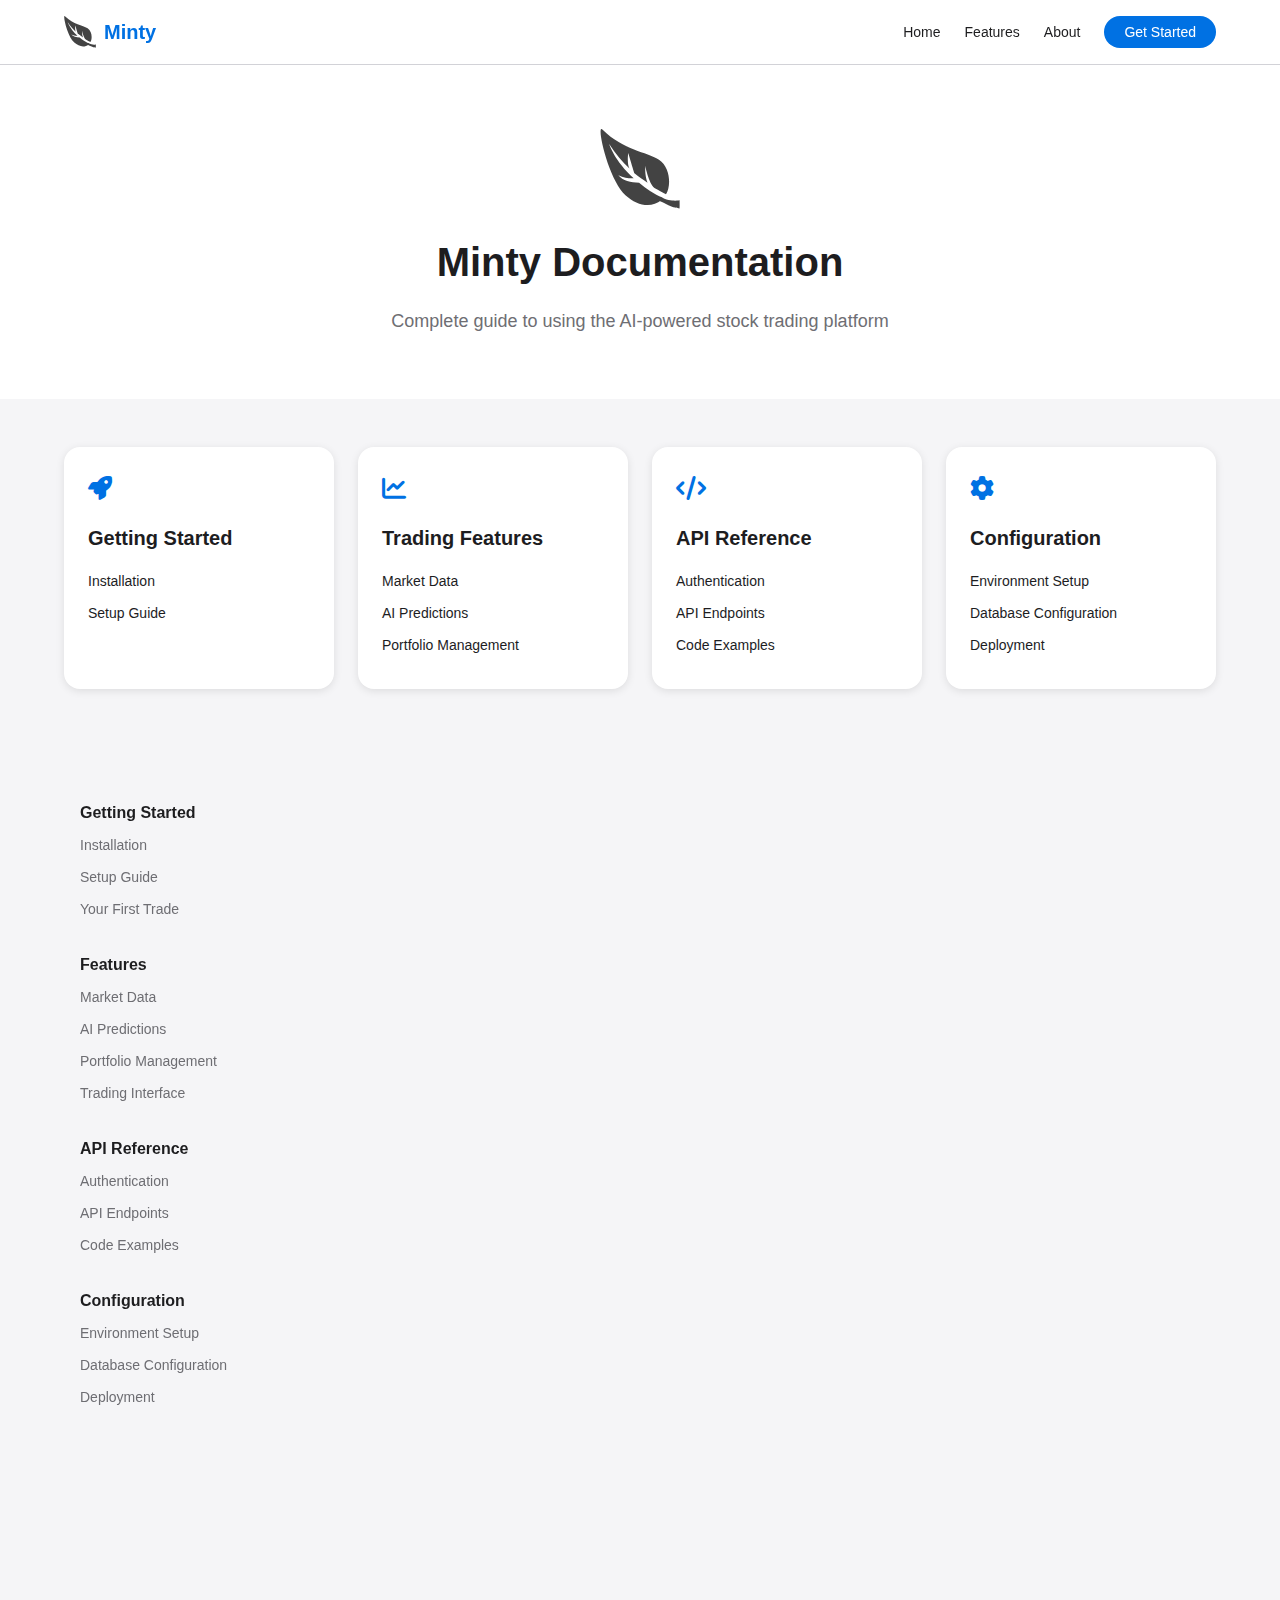
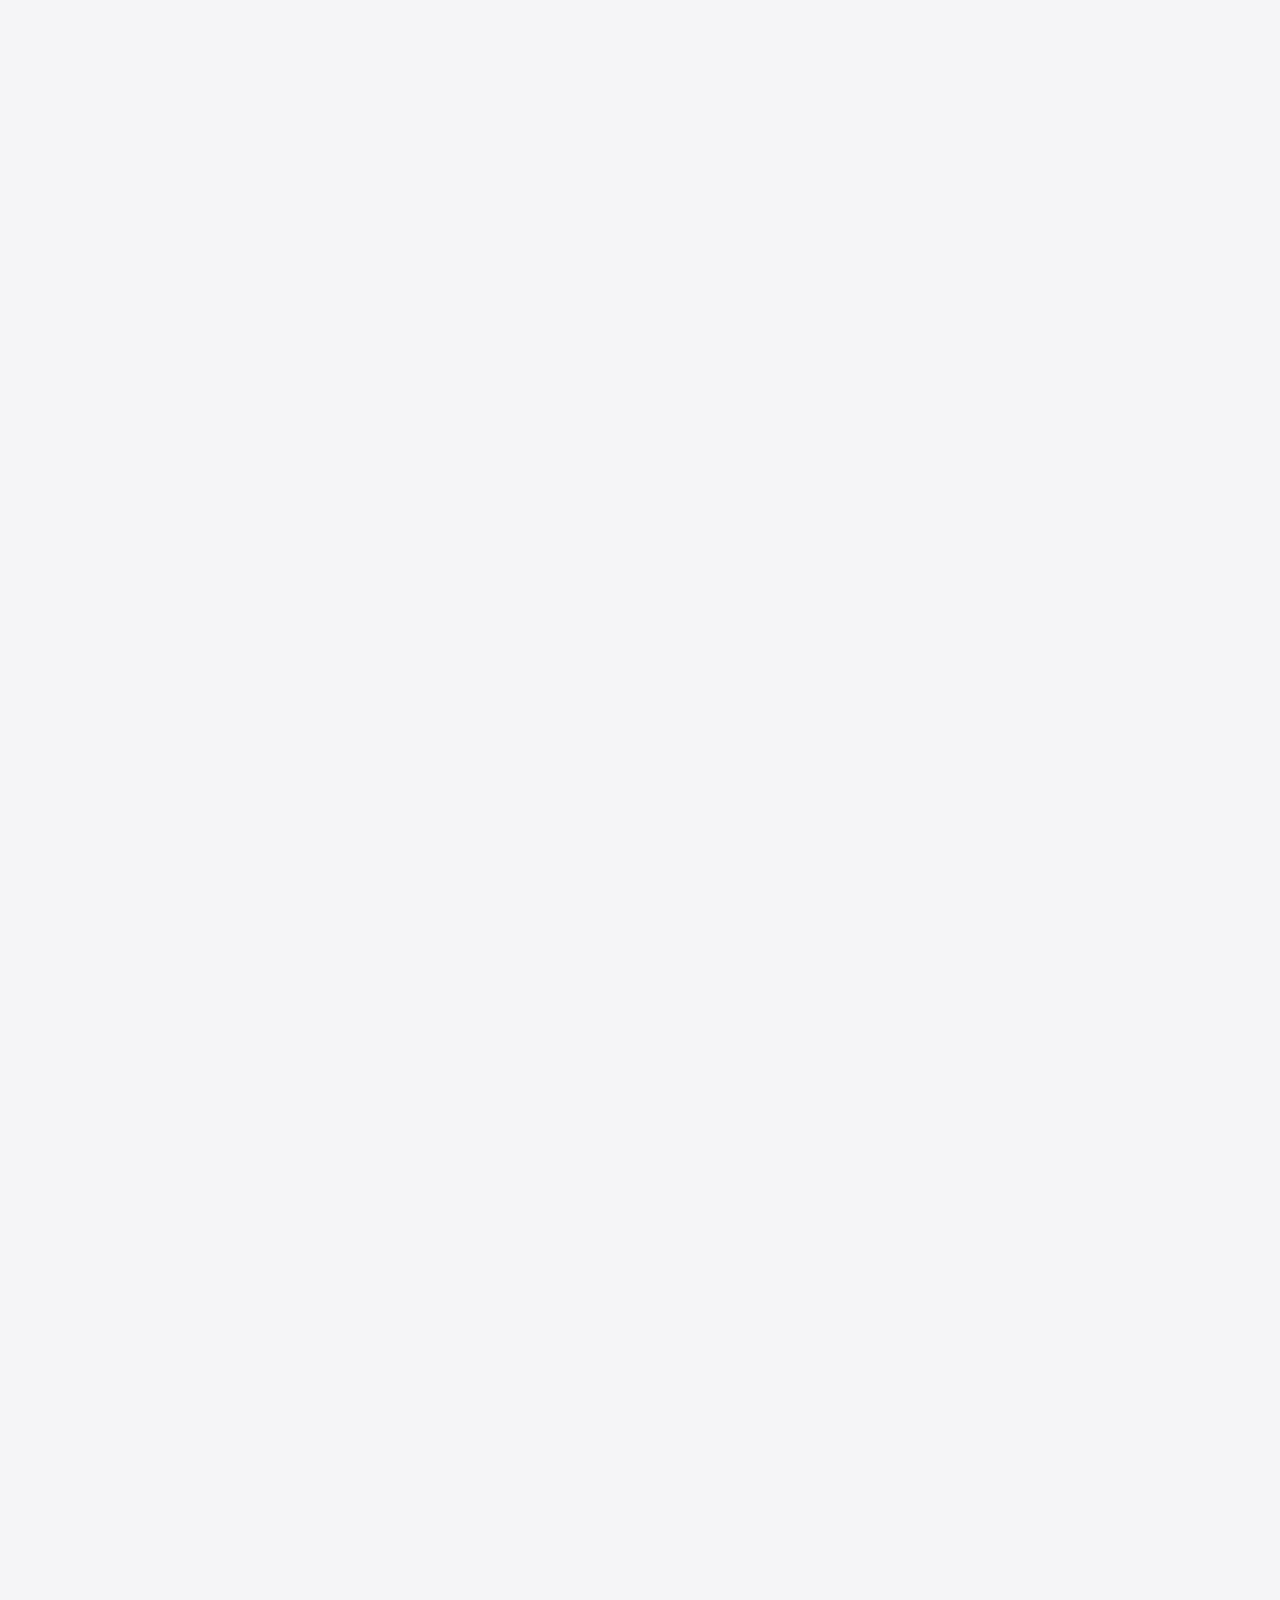
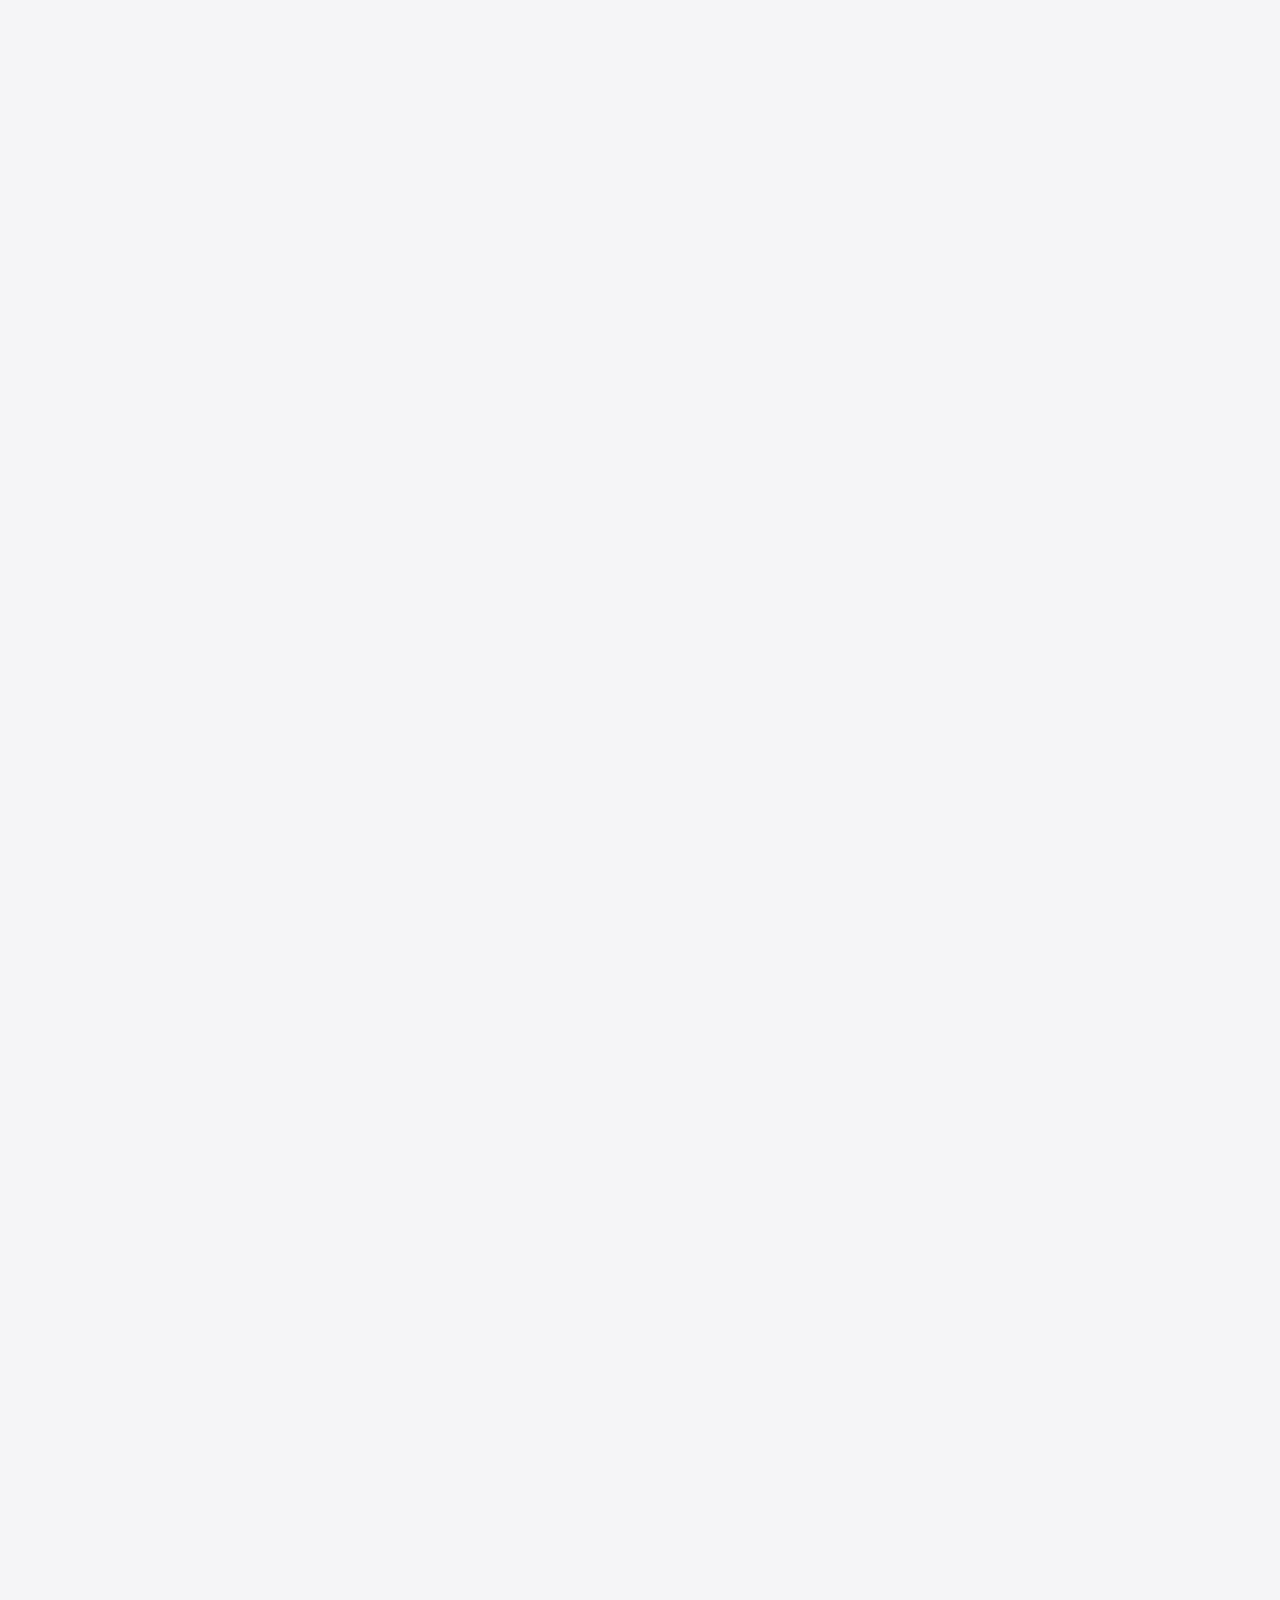
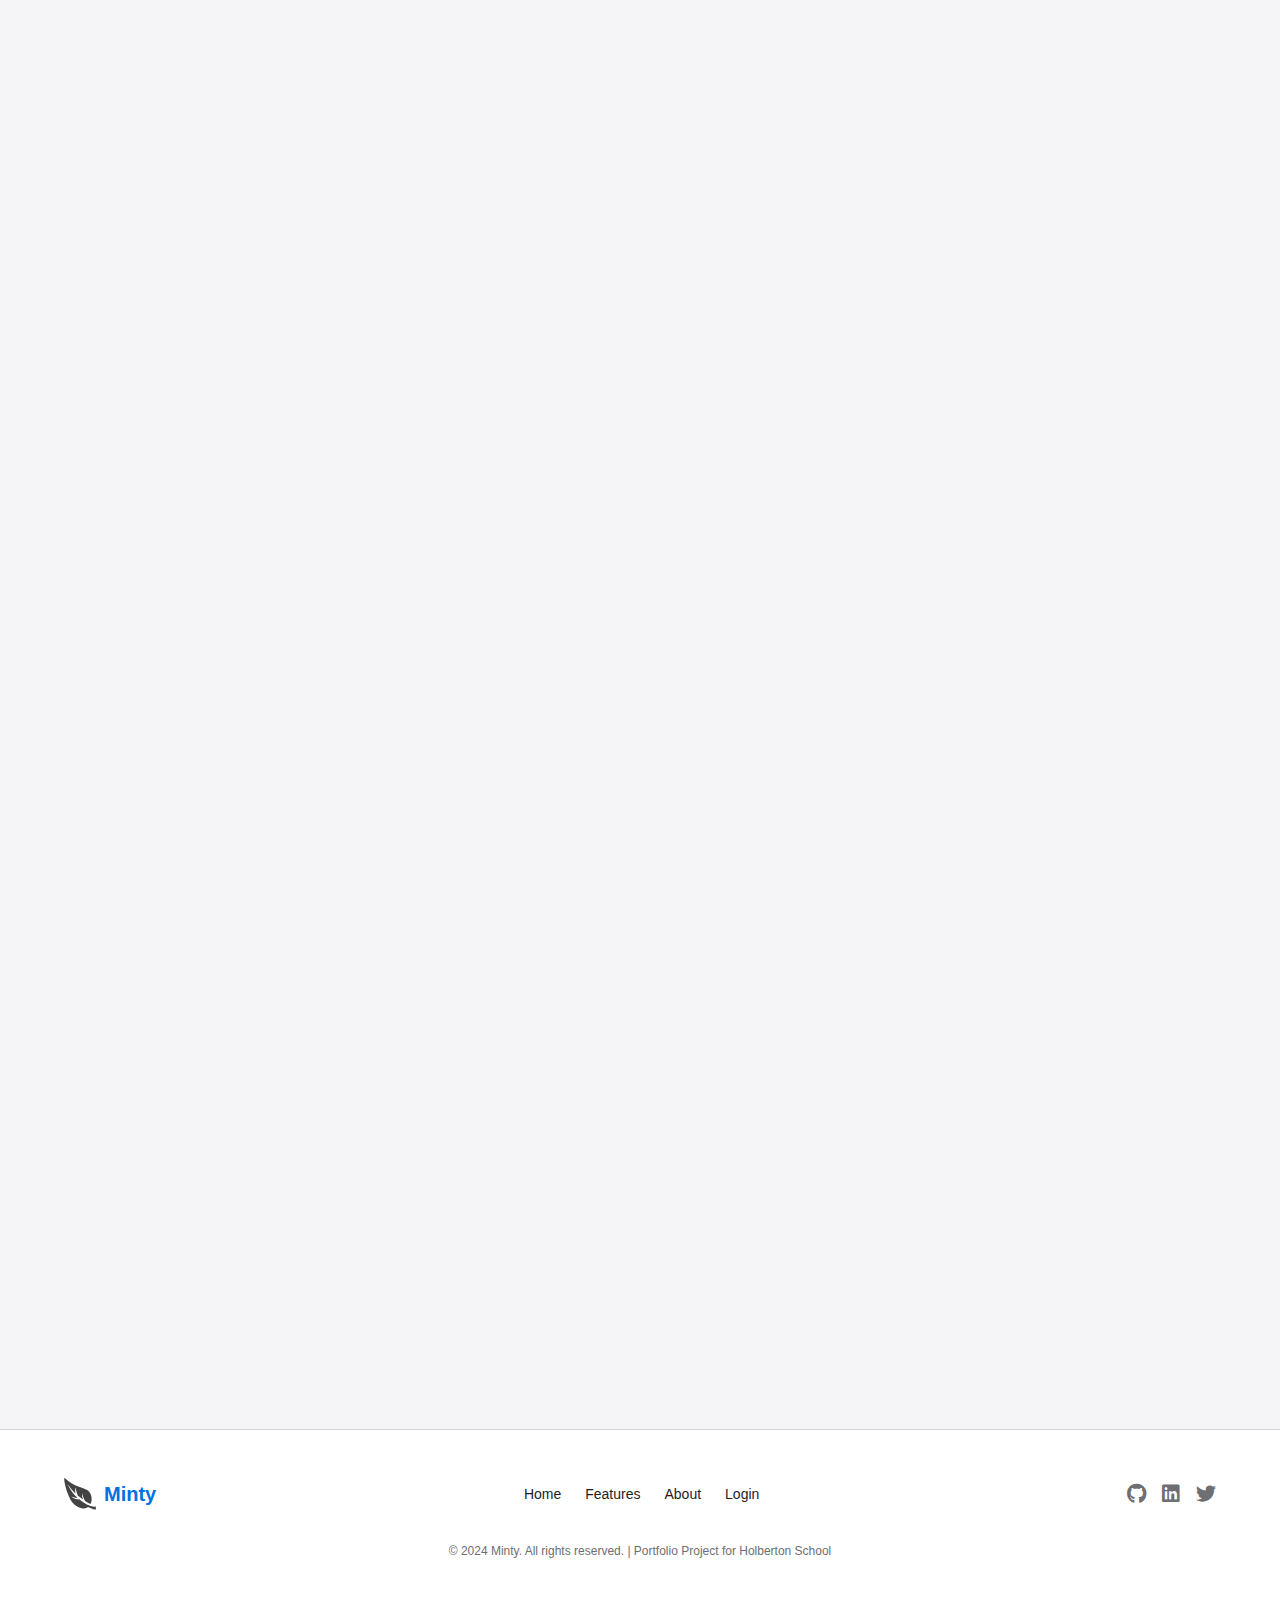
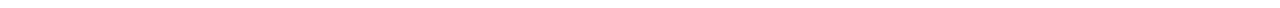
<file: frontend/documentation.html>
<!DOCTYPE html>
<html lang="en">
<head>
    <meta charset="UTF-8">
    <meta name="viewport" content="width=device-width, initial-scale=1.0">
    <title>Minty - Documentation</title>
    <link rel="stylesheet" href="documentation-styles.css">
    <link rel="stylesheet" href="https://cdnjs.cloudflare.com/ajax/libs/font-awesome/6.0.0/css/all.min.css">
    <link rel="icon" type="image/svg+xml" href="assets/minty-logo-icon.svg">
</head>
<body>
    <!-- Navigation -->
    <nav class="navbar">
        <div class="nav-container">
            <div class="nav-logo">
                <img src="assets/minty-logo-icon.svg" alt="Minty Logo" width="32" height="32">
                <span>Minty</span>
            </div>
            <ul class="nav-menu">
                <li><a href="landing.html" class="nav-link">Home</a></li>
                <li><a href="landing.html#features" class="nav-link">Features</a></li>
                <li><a href="landing.html#about" class="nav-link">About</a></li>
                <li><a href="login.html" class="nav-link cta-button">Get Started</a></li>
            </ul>
            <div class="hamburger">
                <span class="bar"></span>
                <span class="bar"></span>
                <span class="bar"></span>
            </div>
        </div>
    </nav>

    <!-- Documentation Header -->
    <section class="doc-header">
        <div class="container">
            <div class="header-content">
                <div class="header-icon">
                    <img src="assets/minty-logo-icon.svg" alt="Minty" width="80" height="80">
                </div>
                <h1>Minty Documentation</h1>
                <p>Complete guide to using the AI-powered stock trading platform</p>
            </div>
        </div>
    </section>

    <!-- Table of Contents -->
    <section class="toc-section">
        <div class="container">
            <div class="toc-grid">
                <div class="toc-card">
                    <div class="toc-icon">
                        <i class="fas fa-rocket"></i>
                    </div>
                    <h3>Getting Started</h3>
                    <ul>
                        <li><a href="#installation">Installation</a></li>
                        <li><a href="#setup">Setup Guide</a></li>
                        
                    </ul>
                </div>

                <div class="toc-card">
                    <div class="toc-icon">
                        <i class="fas fa-chart-line"></i>
                    </div>
                    <h3>Trading Features</h3>
                    <ul>
                        <li><a href="#market-data">Market Data</a></li>
                        <li><a href="#ai-predictions">AI Predictions</a></li>
                        <li><a href="#portfolio">Portfolio Management</a></li>
                    </ul>
                </div>

                <div class="toc-card">
                    <div class="toc-icon">
                        <i class="fas fa-code"></i>
                    </div>
                    <h3>API Reference</h3>
                    <ul>
                        <li><a href="#authentication">Authentication</a></li>
                        <li><a href="#endpoints">API Endpoints</a></li>
                        <li><a href="#examples">Code Examples</a></li>
                    </ul>
                </div>

                <div class="toc-card">
                    <div class="toc-icon">
                        <i class="fas fa-cog"></i>
                    </div>
                    <h3>Configuration</h3>
                    <ul>
                        <li><a href="#environment">Environment Setup</a></li>
                        <li><a href="#database">Database Configuration</a></li>
                        <li><a href="#deployment">Deployment</a></li>
                    </ul>
                </div>
            </div>
        </div>
    </section>

    <!-- Documentation Content -->
    <section class="doc-content">
        <div class="container">
            <div class="content-wrapper">
                <!-- Sidebar Navigation -->
                <aside class="doc-sidebar">
                    <nav class="sidebar-nav">
                        <div class="nav-section">
                            <h4>Getting Started</h4>
                            <ul>
                                <li><a href="#installation">Installation</a></li>
                                <li><a href="#setup">Setup Guide</a></li>
                                <li><a href="#first-trade">Your First Trade</a></li>
                            </ul>
                        </div>

                        <div class="nav-section">
                            <h4>Features</h4>
                            <ul>
                                <li><a href="#market-data">Market Data</a></li>
                                <li><a href="#ai-predictions">AI Predictions</a></li>
                                <li><a href="#portfolio">Portfolio Management</a></li>
                                <li><a href="#trading">Trading Interface</a></li>
                            </ul>
                        </div>

                        <div class="nav-section">
                            <h4>API Reference</h4>
                            <ul>
                                <li><a href="#authentication">Authentication</a></li>
                                <li><a href="#endpoints">API Endpoints</a></li>
                                <li><a href="#examples">Code Examples</a></li>
                            </ul>
                        </div>

                        <div class="nav-section">
                            <h4>Configuration</h4>
                            <ul>
                                <li><a href="#environment">Environment Setup</a></li>
                                <li><a href="#database">Database Configuration</a></li>
                                <li><a href="#deployment">Deployment</a></li>
                            </ul>
                        </div>
                    </nav>
                </aside>

                <!-- Main Content -->
                <main class="doc-main">
                    <!-- Getting Started Section -->
                    <section id="installation" class="doc-section">
                        <h2>Installation</h2>
                        <p>Follow these steps to set up Minty on your local machine.</p>

                        <div class="code-block">
                            <div class="code-header">
                                <span>Terminal</span>
                                <button class="copy-btn" onclick="copyCode('install-code')">
                                    <i class="fas fa-copy"></i>
                                </button>
                            </div>
                            <pre id="install-code"><code># Clone the repository
git clone https://github.com/lblaseygg/minty.git
cd minty

# Create virtual environment
python3 -m venv venv
source venv/bin/activate

# Install dependencies
pip install -r requirements.txt</code></pre>
                        </div>
                    </section>

                    <section id="setup" class="doc-section">
                        <h2>Setup Guide</h2>
                        <p>Configure your environment and database for Minty.</p>

                        <div class="setup-steps">
                            <div class="step">
                                <div class="step-number">1</div>
                                <div class="step-content">
                                    <h4>Database Setup</h4>
                                    <p>Start XAMPP and create the MySQL database:</p>
                                    <div class="code-block small">
                                        <pre><code>CREATE DATABASE minty_db;
CREATE USER 'minty_user'@'localhost' IDENTIFIED BY 'your_password';
GRANT ALL PRIVILEGES ON minty_db.* TO 'minty_user'@'localhost';</code></pre>
                                    </div>
                                </div>
                            </div>

                            <div class="step">
                                <div class="step-number">2</div>
                                <div class="step-content">
                                    <h4>Environment Configuration</h4>
                                    <p>Copy and configure the environment file:</p>
                                    <div class="code-block small">
                                        <pre><code>cp .env.example .env
# Edit .env with your database credentials</code></pre>
                                    </div>
                                </div>
                            </div>

                            <div class="step">
                                <div class="step-number">3</div>
                                <div class="step-content">
                                    <h4>Start Application</h4>
                                    <p>Run the Flask application:</p>
                                    <div class="code-block small">
                                        <pre><code>python3 backend/app.py</code></pre>
                                    </div>
                                </div>
                            </div>
                        </div>
                    </section>

                    

                    <!-- Features Section -->
                    <section id="market-data" class="doc-section">
                        <h2>Market Data</h2>
                        <p>Access real-time and historical market data for informed trading decisions.</p>

                        <div class="feature-grid">
                            <div class="feature-item">
                                <div class="feature-icon">
                                    <i class="fas fa-chart-line"></i>
                                </div>
                                <h4>Real-Time Prices</h4>
                                <p>Live stock prices updated every minute with Yahoo Finance integration.</p>
                            </div>

                            <div class="feature-item">
                                <div class="feature-icon">
                                    <i class="fas fa-history"></i>
                                </div>
                                <h4>Historical Data</h4>
                                <p>Access up to 5 years of historical price data with multiple timeframes.</p>
                            </div>

                            <div class="feature-item">
                                <div class="feature-icon">
                                    <i class="fas fa-chart-bar"></i>
                                </div>
                                <h4>Technical Indicators</h4>
                                <p>RSI, MACD, Bollinger Bands, and more technical analysis tools.</p>
                            </div>
                        </div>
                    </section>

                    <section id="ai-predictions" class="doc-section">
                        <h2>AI Predictions</h2>
                        <p>Leverage machine learning for accurate stock price predictions.</p>

                        <div class="ai-explanation">
                            <div class="ai-content">
                                <h4>How It Works</h4>
                                <p>Our AI model uses XGBoost algorithm trained on historical data with technical indicators to predict future stock prices.</p>
                                
                                <div class="ai-features">
                                    <div class="ai-feature">
                                        <i class="fas fa-brain"></i>
                                        <span>Machine Learning</span>
                                    </div>
                                    <div class="ai-feature">
                                        <i class="fas fa-chart-line"></i>
                                        <span>Technical Analysis</span>
                                    </div>
                                    <div class="ai-feature">
                                        <i class="fas fa-percentage"></i>
                                        <span>Confidence Scores</span>
                                    </div>
                                </div>
                            </div>
                            <div class="ai-visual">
                                <div class="prediction-demo">
                                    <div class="prediction-header">
                                        <span>AI Prediction</span>
                                        <span class="prediction-value">$512.45</span>
                                    </div>
                                    <div class="prediction-chart">
                                        <div class="chart-line"></div>
                                    </div>
                                    <div class="prediction-confidence">
                                        <span>Confidence: 87%</span>
                                    </div>
                                </div>
                            </div>
                        </div>
                    </section>

                    <section id="portfolio" class="doc-section">
                        <h2>Portfolio Management</h2>
                        <p>Track your investments and monitor portfolio performance.</p>

                        <div class="portfolio-features">
                            <div class="portfolio-card">
                                <h4>Position Tracking</h4>
                                <ul>
                                    <li>Real-time position values</li>
                                    <li>Unrealized P&L calculation</li>
                                    <li>Average entry price tracking</li>
                                    <li>Position allocation charts</li>
                                </ul>
                            </div>

                            <div class="portfolio-card">
                                <h4>Performance Analytics</h4>
                                <ul>
                                    <li>Total portfolio value</li>
                                    <li>Daily P&L tracking</li>
                                    <li>Performance charts</li>
                                    <li>Risk metrics</li>
                                </ul>
                            </div>

                            <div class="portfolio-card">
                                <h4>Order History</h4>
                                <ul>
                                    <li>Complete trade history</li>
                                    <li>Order status tracking</li>
                                    <li>Execution details</li>
                                    <li>Trade confirmations</li>
                                </ul>
                            </div>
                        </div>
                    </section>

                    <!-- API Reference Section -->
                    <section id="authentication" class="doc-section">
                        <h2>Authentication</h2>
                        <p>Secure API access using JWT tokens.</p>

                        <div class="code-block">
                            <div class="code-header">
                                <span>JavaScript</span>
                                <button class="copy-btn" onclick="copyCode('auth-code')">
                                    <i class="fas fa-copy"></i>
                                </button>
                            </div>
                            <pre id="auth-code"><code>// Login and get token
const response = await fetch('/auth/login', {
    method: 'POST',
    headers: {
        'Content-Type': 'application/json'
    },
    body: JSON.stringify({
        email: 'user@example.com',
        password: 'password123'
    })
});

const data = await response.json();
const token = data.access_token;

// Use token for authenticated requests
const apiResponse = await fetch('/portfolio', {
    headers: {
        'Authorization': `Bearer ${token}`
    }
});</code></pre>
                        </div>
                    </section>

                    <section id="endpoints" class="doc-section">
                        <h2>API Endpoints</h2>
                        <p>Complete list of available API endpoints.</p>

                        <div class="endpoints-table">
                            <div class="endpoint">
                                <div class="endpoint-method">POST</div>
                                <div class="endpoint-path">/auth/register</div>
                                <div class="endpoint-desc">Register new user account</div>
                            </div>

                            <div class="endpoint">
                                <div class="endpoint-method">POST</div>
                                <div class="endpoint-path">/auth/login</div>
                                <div class="endpoint-desc">User authentication</div>
                            </div>

                            <div class="endpoint">
                                <div class="endpoint-method">GET</div>
                                <div class="endpoint-path">/stocks</div>
                                <div class="endpoint-desc">Get available stocks</div>
                            </div>

                            <div class="endpoint">
                                <div class="endpoint-method">GET</div>
                                <div class="endpoint-path">/live_data/{symbol}</div>
                                <div class="endpoint-desc">Real-time stock data</div>
                            </div>

                            <div class="endpoint">
                                <div class="endpoint-method">GET</div>
                                <div class="endpoint-path">/predict/{symbol}</div>
                                <div class="endpoint-desc">AI price prediction</div>
                            </div>

                            <div class="endpoint">
                                <div class="endpoint-method">POST</div>
                                <div class="endpoint-path">/orders</div>
                                <div class="endpoint-desc">Create trading order</div>
                            </div>

                            <div class="endpoint">
                                <div class="endpoint-method">GET</div>
                                <div class="endpoint-path">/portfolio</div>
                                <div class="endpoint-desc">Get portfolio positions</div>
                            </div>
                        </div>
                    </section>

                    <section id="examples" class="doc-section">
                        <h2>Code Examples</h2>
                        <p>Practical examples for common API operations.</p>

                        <div class="examples-grid">
                            <div class="example-card">
                                <h4>Get Stock Prediction</h4>
                                <div class="code-block small">
                                    <pre><code>const response = await fetch('/predict/NVDA');
const prediction = await response.json();
console.log(prediction.predicted_price);</code></pre>
                                </div>
                            </div>

                            <div class="example-card">
                                <h4>Place Buy Order</h4>
                                <div class="code-block small">
                                    <pre><code>const order = await fetch('/orders', {
    method: 'POST',
    headers: {
        'Authorization': `Bearer ${token}`,
        'Content-Type': 'application/json'
    },
    body: JSON.stringify({
        symbol: 'AAPL',
        side: 'buy',
        qty: 10,
        price: 150.00
    })
});</code></pre>
                                </div>
                            </div>

                            <div class="example-card">
                                <h4>Get Portfolio</h4>
                                <div class="code-block small">
                                    <pre><code>const portfolio = await fetch('/portfolio', {
    headers: {
        'Authorization': `Bearer ${token}`
    }
});
const positions = await portfolio.json();</code></pre>
                                </div>
                            </div>
                        </div>
                    </section>

                    <!-- Configuration Section -->
                    <section id="environment" class="doc-section">
                        <h2>Environment Setup</h2>
                        <p>Configure your environment variables for Minty.</p>

                        <div class="code-block">
                            <div class="code-header">
                                <span>.env</span>
                                <button class="copy-btn" onclick="copyCode('env-code')">
                                    <i class="fas fa-copy"></i>
                                </button>
                            </div>
                            <pre id="env-code"><code># Database Configuration
DATABASE_TYPE=mysql
MYSQL_USER=minty_user
MYSQL_PASSWORD=your_secure_password
MYSQL_HOST=localhost
MYSQL_PORT=3306
MYSQL_DATABASE=minty_db

# Security
JWT_SECRET_KEY=your_very_secure_secret_key_here

# Application
FLASK_ENV=development
DEBUG=True

# Optional: Alpaca Trading API
ALPACA_API_KEY=your_alpaca_key
ALPACA_SECRET_KEY=your_alpaca_secret
ALPACA_BASE_URL=https://paper-api.alpaca.markets</code></pre>
                        </div>
                    </section>

                    <section id="database" class="doc-section">
                        <h2>Database Configuration</h2>
                        <p>Set up and configure your MySQL database.</p>

                        <div class="db-setup">
                            <div class="db-step">
                                <h4>1. Install XAMPP</h4>
                                <p>Download and install XAMPP from the official website.</p>
                            </div>

                            <div class="db-step">
                                <h4>2. Start MySQL</h4>
                                <p>Open XAMPP Control Panel and start the MySQL service.</p>
                            </div>

                            <div class="db-step">
                                <h4>3. Create Database</h4>
                                <div class="code-block small">
                                    <pre><code>mysql -u root -p
CREATE DATABASE minty_db;
CREATE USER 'minty_user'@'localhost' IDENTIFIED BY 'password';
GRANT ALL PRIVILEGES ON minty_db.* TO 'minty_user'@'localhost';
FLUSH PRIVILEGES;</code></pre>
                                </div>
                            </div>

                            <div class="db-step">
                                <h4>4. Run Setup Script</h4>
                                <div class="code-block small">
                                    <pre><code>python3 setup_xampp_database.py</code></pre>
                                </div>
                            </div>
                        </div>
                    </section>

                    <section id="deployment" class="doc-section">
                        <h2>Deployment</h2>
                        <p>Deploy Minty to production environments.</p>

                        <div class="deployment-options">
                            <div class="deployment-card">
                                <h4>Heroku</h4>
                                <p>Easy deployment with Git integration.</p>
                                <div class="code-block small">
                                    <pre><code>heroku create minty-app
git push heroku main
heroku config:set DATABASE_URL=your_db_url</code></pre>
                                </div>
                            </div>

                            <div class="deployment-card">
                                <h4>Railway</h4>
                                <p>Modern platform with automatic deployments.</p>
                                <div class="code-block small">
                                    <pre><code>railway login
railway init
railway up</code></pre>
                                </div>
                            </div>

                            <div class="deployment-card">
                                <h4>AWS</h4>
                                <p>Enterprise-grade cloud deployment.</p>
                                <div class="code-block small">
                                    <pre><code># Use AWS Free Tier
# EC2 for application
# RDS for database
# S3 for static files</code></pre>
                                </div>
                            </div>
                        </div>
                    </section>
                </main>
            </div>
        </div>
    </section>

    <!-- Footer -->
    <footer class="footer">
        <div class="container">
            <div class="footer-content">
                <div class="footer-logo">
                    <img src="assets/minty-logo-icon.svg" alt="Minty Logo" width="32" height="32">
                    <span>Minty</span>
                </div>
                <div class="footer-links">
                    <a href="landing.html">Home</a>
                    <a href="landing.html#features">Features</a>
                    <a href="landing.html#about">About</a>
                    <a href="login.html">Login</a>
                </div>
                <div class="footer-social">
                    <a href="https://github.com/yourusername" target="_blank" rel="noopener">
                        <i class="fab fa-github"></i>
                    </a>
                    <a href="https://linkedin.com/in/yourusername" target="_blank" rel="noopener">
                        <i class="fab fa-linkedin"></i>
                    </a>
                    <a href="https://twitter.com/yourusername" target="_blank" rel="noopener">
                        <i class="fab fa-twitter"></i>
                    </a>
                </div>
            </div>
            <div class="footer-bottom">
                <p>&copy; 2024 Minty. All rights reserved. | Portfolio Project for Holberton School</p>
            </div>
        </div>
    </footer>

    <script src="documentation.js"></script>
</body>
</html>
</file>
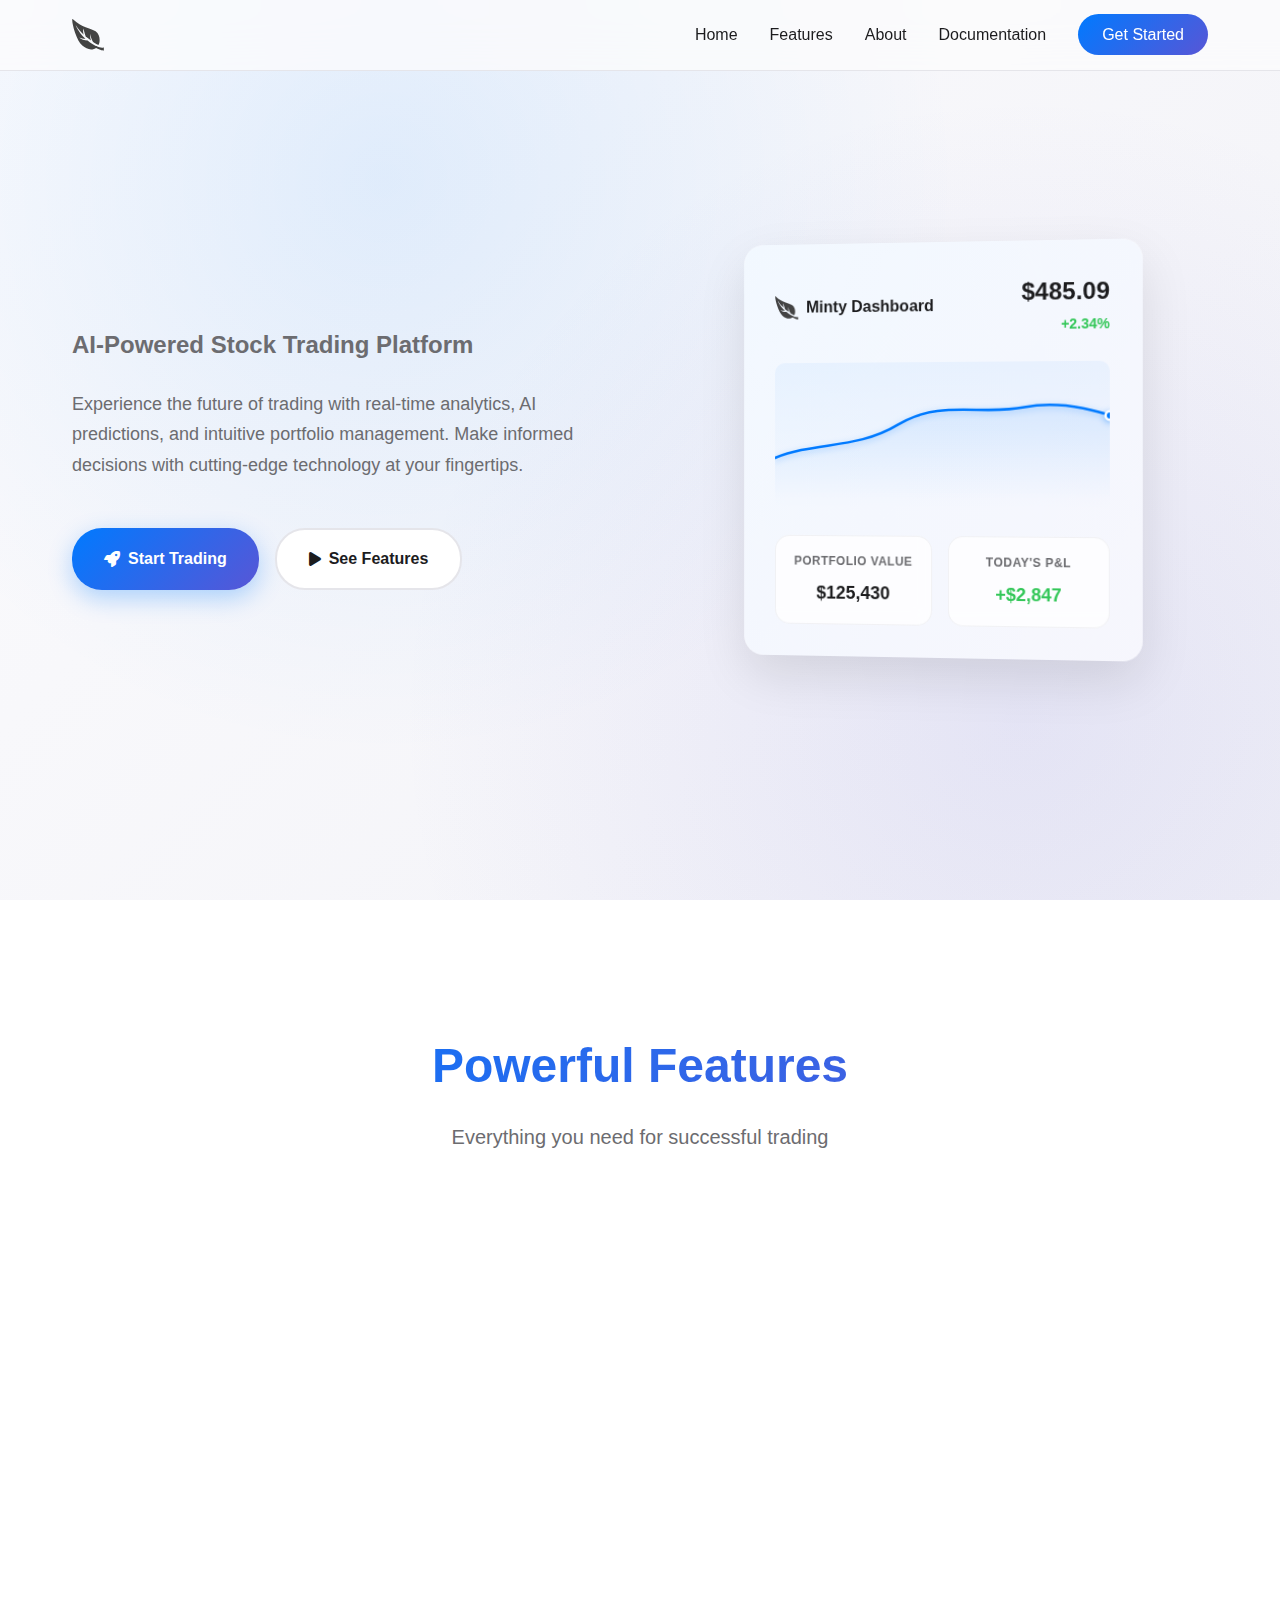
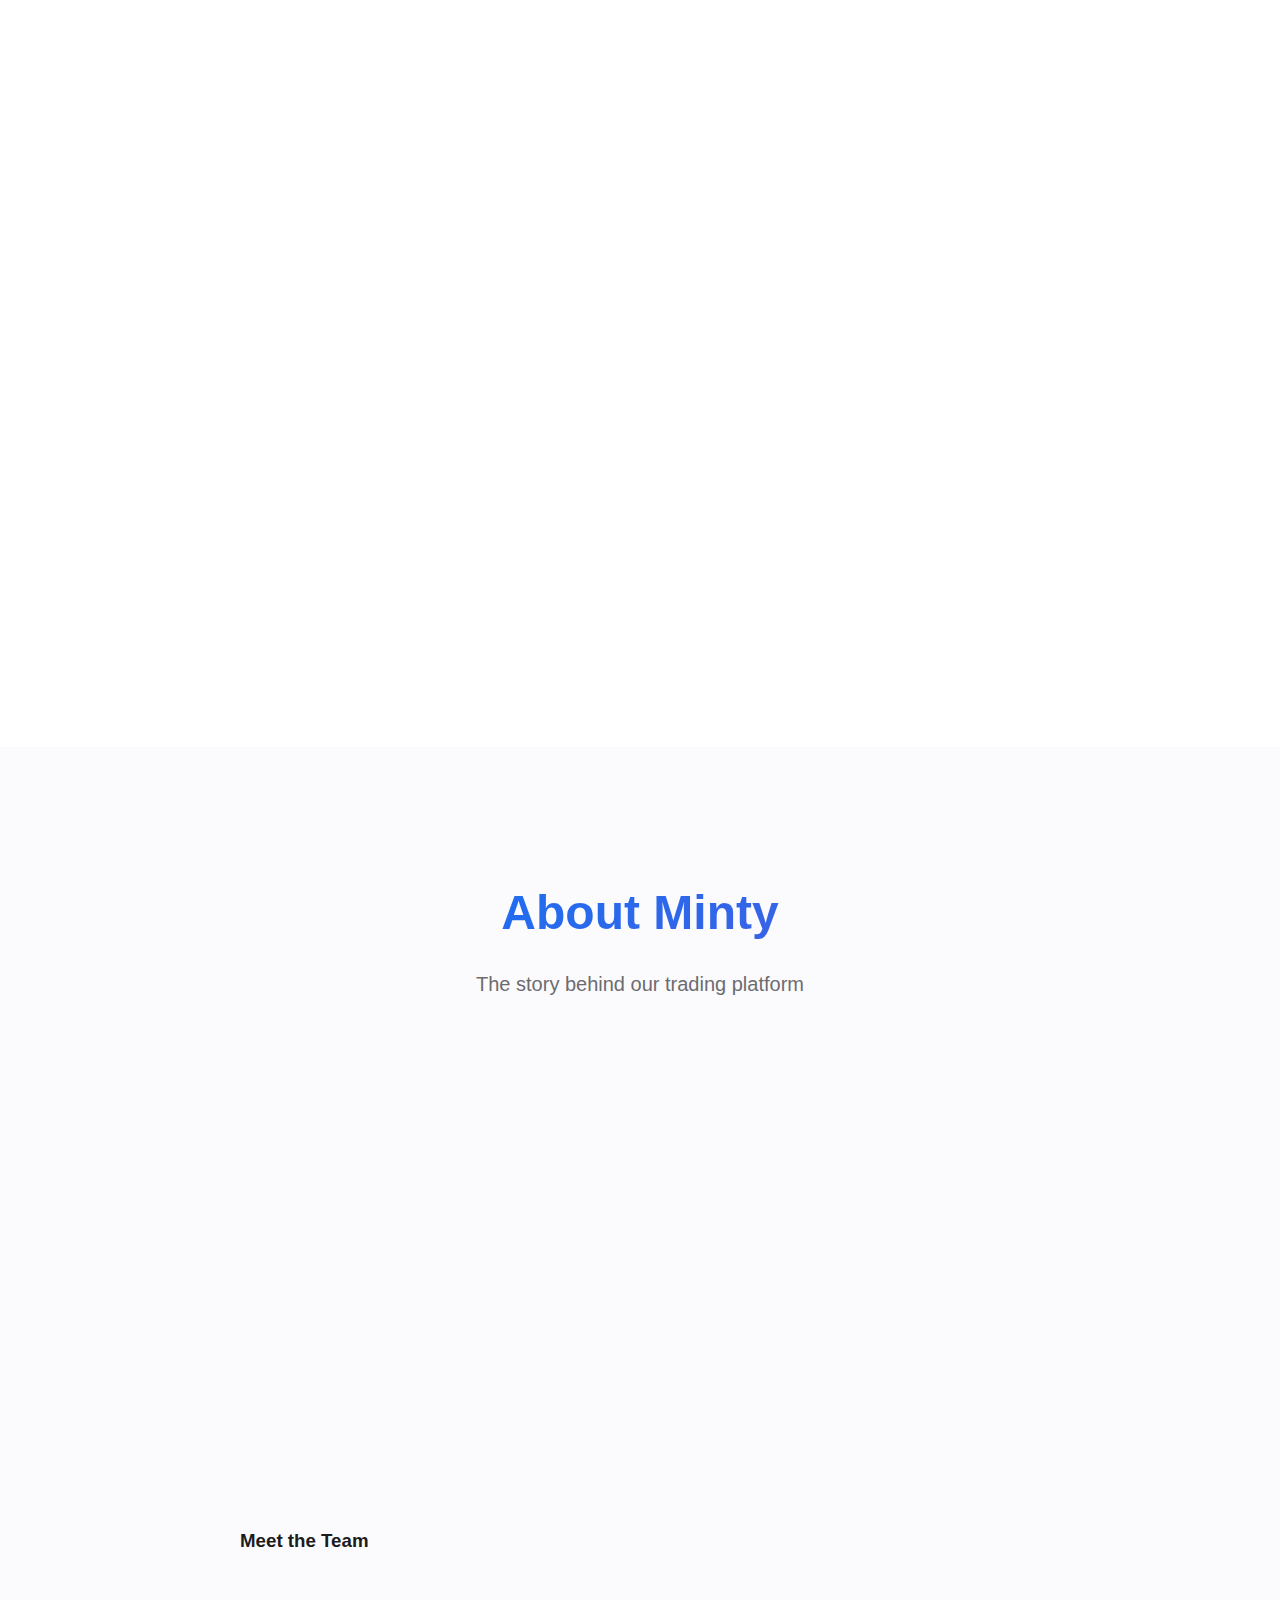
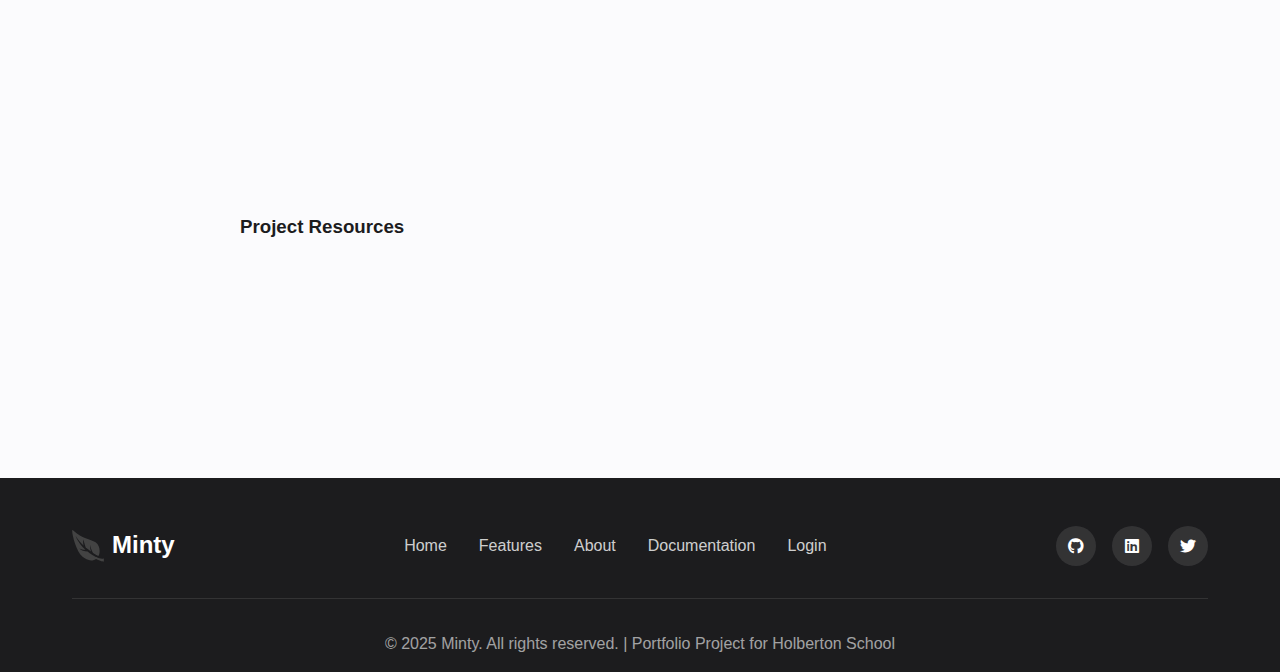
<file: frontend/landing.html>
<!DOCTYPE html>
<html lang="en">
<head>
    <meta charset="UTF-8">
    <meta name="viewport" content="width=device-width, initial-scale=1.0">
    <title>Minty - AI-Powered Stock Trading Platform</title>
    <link rel="stylesheet" href="landing-styles.css">
    <link rel="stylesheet" href="https://cdnjs.cloudflare.com/ajax/libs/font-awesome/6.0.0/css/all.min.css">
    <link rel="icon" type="image/svg+xml" href="assets/minty-logo-icon.svg">
</head>
<body>
    <!-- Navigation -->
    <nav class="navbar">
        <div class="nav-container">
            <div class="nav-logo">
                <img src="assets/minty-logo-icon.svg" alt="Minty Logo" width="32" height="32">
                <span></span>
            </div>
            <ul class="nav-menu">
                <li><a href="#intro" class="nav-link">Home</a></li>
                <li><a href="#features" class="nav-link">Features</a></li>
                <li><a href="#about" class="nav-link">About</a></li>
                <li><a href="documentation.html" class="nav-link">Documentation</a></li>
                <li><a href="login.html" class="nav-link cta-button">Get Started</a></li>
            </ul>
            <div class="hamburger">
                <span class="bar"></span>
                <span class="bar"></span>
                <span class="bar"></span>
            </div>
        </div>
    </nav>

    <!-- Intro Section -->
    <section id="intro" class="hero">
        <div class="hero-container">
            <div class="hero-content">
                <h1 class="hero-title">
                    <span class="gradient-text">Minty</span>
                </h1>
                <p class="hero-subtitle">AI-Powered Stock Trading Platform</p>
                <p class="hero-description">
                    Experience the future of trading with real-time analytics, AI predictions, and intuitive portfolio management. 
                    Make informed decisions with cutting-edge technology at your fingertips.
                </p>
                <div class="hero-buttons">
                    <a href="login.html" class="btn btn-primary">
                        <i class="fas fa-rocket"></i>
                        Start Trading
                    </a>
                    <a href="#features" class="btn btn-secondary">
                        <i class="fas fa-play"></i>
                        See Features
                    </a>
                </div>
            </div>
            <div class="hero-image">
                <div class="dashboard-preview">
                    <div class="preview-header">
                        <div class="preview-logo">
                            <img src="assets/minty-logo-icon.svg" alt="Minty" width="24" height="24">
                            <span>Minty Dashboard</span>
                        </div>
                        <div class="preview-price">
                            <span class="price">$485.09</span>
                            <span class="change positive">+2.34%</span>
                        </div>
                    </div>
                    <div class="preview-chart">
                        <svg class="chart-svg" viewBox="0 0 400 150" preserveAspectRatio="xMidYMid meet">
                            <defs>
                                <linearGradient id="gradient" x1="0%" y1="0%" x2="0%" y2="100%">
                                    <stop offset="0%" style="stop-color:#007AFF;stop-opacity:0.3" />
                                    <stop offset="100%" style="stop-color:#007AFF;stop-opacity:0" />
                                </linearGradient>
                            </defs>
                            <path class="chart-area" d="M0,150 L0,100 C50,80 100,90 150,60 C200,30 250,50 300,40 C350,30 400,50 400,50 L400,150 Z" />
                            <path class="chart-line-path" d="M0,100 C50,80 100,90 150,60 C200,30 250,50 300,40 C350,30 400,50 400,50" />
                            <circle class="chart-dot" cx="400" cy="50" r="5" />
                        </svg>
                    </div>
                    <div class="preview-stats">
                        <div class="stat">
                            <span class="stat-label">Portfolio Value</span>
                            <span class="stat-value">$125,430</span>
                        </div>
                        <div class="stat">
                            <span class="stat-label">Today's P&L</span>
                            <span class="stat-value positive">+$2,847</span>
                        </div>
                    </div>
                </div>
            </div>
        </div>
    </section>

    <!-- Features Section -->
    <section id="features" class="features">
        <div class="container">
            <div class="section-header">
                <h2>Powerful Features</h2>
                <p>Everything you need for successful trading</p>
            </div>
            <div class="features-grid">
                <div class="feature-card">
                    <div class="feature-icon">
                        <i class="fas fa-brain"></i>
                    </div>
                    <h3>AI-Powered Predictions</h3>
                    <p>
                        Leverage advanced machine learning algorithms to get accurate stock price predictions. 
                        Our AI analyzes market patterns, technical indicators, and market sentiment to provide 
                        you with actionable insights for better trading decisions.
                    </p>
                    <div class="feature-image">
                        <div class="ai-prediction-demo">
                            <div class="prediction-header">
                                <span class="prediction-label">AI Prediction</span>
                                <span class="prediction-value">$512.45</span>
                            </div>
                            <div class="prediction-chart">
                                <div class="prediction-line"></div>
                            </div>
                            <div class="prediction-confidence">
                                <span>Confidence: 87%</span>
                            </div>
                        </div>
                    </div>
                </div>

                <div class="feature-card">
                    <div class="feature-icon">
                        <i class="fas fa-chart-line"></i>
                    </div>
                    <h3>Real-Time Analytics</h3>
                    <p>
                        Access live market data with comprehensive technical analysis. View interactive charts 
                        with multiple timeframes, RSI, MACD indicators, and volume analysis. Stay ahead of 
                        the market with real-time price updates and market news.
                    </p>
                    <div class="feature-image">
                        <div class="analytics-demo">
                            <div class="chart-container">
                                <div class="price-chart">
                                    <div class="chart-candles">
                                        <div class="candle green"></div>
                                        <div class="candle red"></div>
                                        <div class="candle green"></div>
                                        <div class="candle green"></div>
                                    </div>
                                </div>
                                <div class="indicators">
                                    <div class="rsi-indicator">
                                        <span>RSI: 65</span>
                                    </div>
                                    <div class="macd-indicator">
                                        <span>MACD: +2.34</span>
                                    </div>
                                </div>
                            </div>
                        </div>
                    </div>
                </div>

                <div class="feature-card">
                    <div class="feature-icon">
                        <i class="fas fa-wallet"></i>
                    </div>
                    <h3>Portfolio Management</h3>
                    <p>
                        Track your investments with comprehensive portfolio management tools. Monitor your 
                        positions, track P&L, view allocation charts, and manage your trading history. 
                        Get insights into your trading performance with detailed analytics and reports.
                    </p>
                    <div class="feature-image">
                        <div class="portfolio-demo">
                            <div class="portfolio-summary">
                                <div class="portfolio-item">
                                    <span class="stock-symbol">NVDA</span>
                                    <span class="stock-value">$45,230</span>
                                </div>
                                <div class="portfolio-item">
                                    <span class="stock-symbol">AAPL</span>
                                    <span class="stock-value">$32,150</span>
                                </div>
                                <div class="portfolio-item">
                                    <span class="stock-symbol">TSLA</span>
                                    <span class="stock-value">$28,040</span>
                                </div>
                            </div>
                            <div class="portfolio-chart">
                                <div class="pie-chart">
                                    <div class="pie-segment nvda"></div>
                                    <div class="pie-segment aapl"></div>
                                    <div class="pie-segment tsla"></div>
                                </div>
                            </div>
                        </div>
                    </div>
                </div>
            </div>
        </div>
    </section>

    <!-- About Section -->
    <section id="about" class="about">
        <div class="container">
            <div class="section-header">
                <h2>About Minty</h2>
                <p>The story behind our trading platform</p>
            </div>
            <div class="about-content">
                <div class="about-story">
                    <h3>Our Inspiration</h3>
                    <p>
                        I wanted to create a platform that would democratize access to professional-grade trading 
                        tools while making them accessible to everyone. The vision was simple: combine the power 
                        of artificial intelligence with an intuitive user interface to help people make better 
                        trading decisions.
                    </p>
                    <p>
                        Over the course of 3 months, I developed Minty as a Portfolio Project for 
                        <a href="https://www.holbertonschool.com/" target="_blank" rel="noopener">Holberton School</a>, 
                        learning everything from Flask backend development to real-time data processing and 
                        machine learning integration. The project evolved from a simple stock tracker to a 
                        comprehensive trading platform with AI predictions, real-time analytics, and portfolio management.
                    </p>
                    <p>
                        Today, Minty represents the culmination of that vision - a platform that empowers traders 
                        of all levels to make informed decisions with confidence.
                    </p>
                </div>
                
                <div class="team-section">
                    <h3>Meet the Team</h3>
                    <div class="team-member">
                        <div class="member-info">
                            <h4>Blasey</h4>
                            <p>Full Stack Developer & Project Lead</p>
                            <div class="member-links">
                                <a href="https://github.com/yourusername" target="_blank" rel="noopener">
                                    <i class="fab fa-github"></i>
                                </a>
                                <a href="https://linkedin.com/in/yourusername" target="_blank" rel="noopener">
                                    <i class="fab fa-linkedin"></i>
                                </a>
                                <a href="https://twitter.com/yourusername" target="_blank" rel="noopener">
                                    <i class="fab fa-twitter"></i>
                                </a>
                            </div>
                        </div>
                    </div>
                </div>

                <div class="project-links">
                    <h3>Project Resources</h3>
                    <div class="links-grid">
                        <a href="https://github.com/yourusername/minty" target="_blank" rel="noopener" class="project-link">
                            <i class="fab fa-github"></i>
                            <span>View Source Code</span>
                        </a>
                        <a href="login.html" class="project-link">
                            <i class="fas fa-rocket"></i>
                            <span>Launch Application</span>
                        </a>
                        <a href="https://docs.minty.com" target="_blank" rel="noopener" class="project-link">
                            <i class="fas fa-book"></i>
                            <span>Documentation</span>
                        </a>
                    </div>
                </div>
            </div>
        </div>
    </section>

    <!-- Footer -->
    <footer class="footer">
        <div class="container">
            <div class="footer-content">
                <div class="footer-logo">
                    <img src="assets/minty-logo-icon.svg" alt="Minty Logo" width="32" height="32">
                    <span>Minty</span>
                </div>
                <div class="footer-links">
                    <a href="#intro">Home</a>
                    <a href="#features">Features</a>
                    <a href="#about">About</a>
                    <a href="documentation.html">Documentation</a>
                    <a href="login.html">Login</a>
                </div>
                <div class="footer-social">
                    <a href="https://github.com/lblaseygg" target="_blank" rel="noopener">
                        <i class="fab fa-github"></i>
                    </a>
                    <a href="https://www.linkedin.com/in/luisfernandofeliciano/" target="_blank" rel="noopener">
                        <i class="fab fa-linkedin"></i>
                    </a>
                    <a href="https://x.com/luisdevgg" target="_blank" rel="noopener">
                        <i class="fab fa-twitter"></i>
                    </a>
                </div>
            </div>
            <div class="footer-bottom">
                <p>© 2025 Minty. All rights reserved. | Portfolio Project for Holberton School</p>
            </div>
        </div>
    </footer>

    <script src="landing.js"></script>
</body>
</html>
</file>
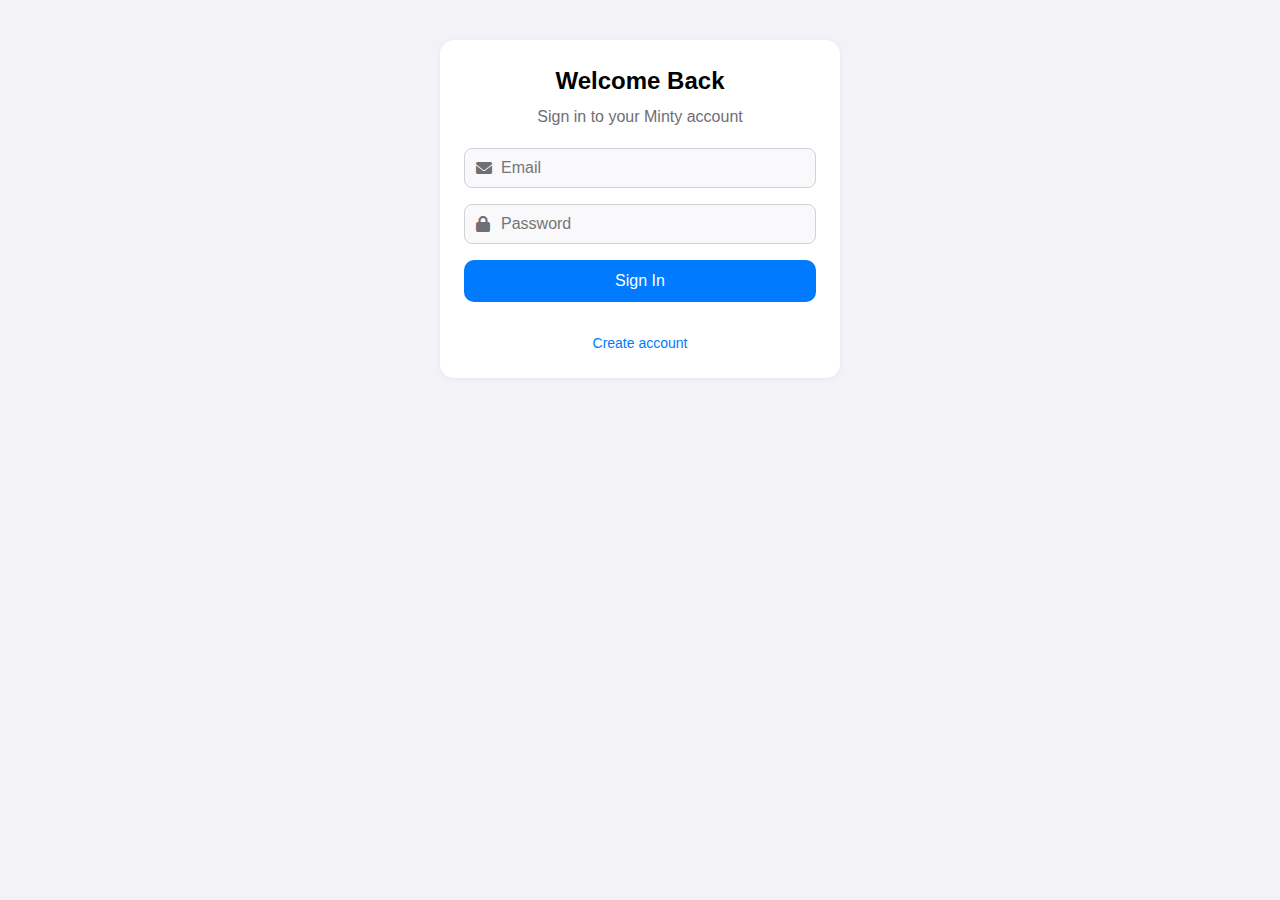
<file: frontend/login.html>
<!DOCTYPE html>
<html lang="en">
<head>
    <meta charset="UTF-8">
    <meta name="viewport" content="width=device-width, initial-scale=1.0">
    <title>Minty - Login</title>
    <link rel="stylesheet" href="styles.css">
    <link rel="stylesheet" href="https://cdnjs.cloudflare.com/ajax/libs/font-awesome/6.0.0/css/all.min.css">
    <link rel="icon" type="image/svg+xml" href="assets/minty-logo-icon.svg">
</head>
<body>
        <!-- Overlay -->

        <main>
            <div class="auth-container">
                <div class="auth-header">
                    <h2>Welcome Back</h2>
                    <p>Sign in to your Minty account</p>
                </div>

                <form id="login-form" class="auth-form">
                    <div class="form-group">
                        <div class="input-with-icon">
                            <i class="fas fa-envelope"></i>
                            <input type="email" id="email" name="email" required placeholder="Email">
                        </div>
                    </div>

                    <div class="form-group">
                        <div class="input-with-icon">
                            <i class="fas fa-lock"></i>
                            <input type="password" id="password" name="password" required placeholder="Password">
                        </div>
                    </div>

                    <button type="submit" class="btn-primary btn-full">
                        Sign In
                    </button>

                    <div class="auth-footer">
                        <a href="register.html">Create account</a>
                    </div>
                </form>
            </div>
        </main>
    </div>

    <div id="error-message" class="message error"></div>
    <div id="success-message" class="message success"></div>

    <script>
        function toggleSidebar() {
            const sidebar = document.querySelector('.sidebar');
            const overlay = document.querySelector('.sidebar-overlay');
            const burger = document.querySelector('.burger-menu');
            
            sidebar.classList.toggle('active');
            overlay.classList.toggle('active');
            burger.classList.toggle('active');
            burger.classList.toggle('hidden');
        }

        function logout() {
            localStorage.removeItem('token');
            window.location.href = 'login.html';
        }
    </script>
    <script src="login.js"></script>
</body>
</html>
</file>
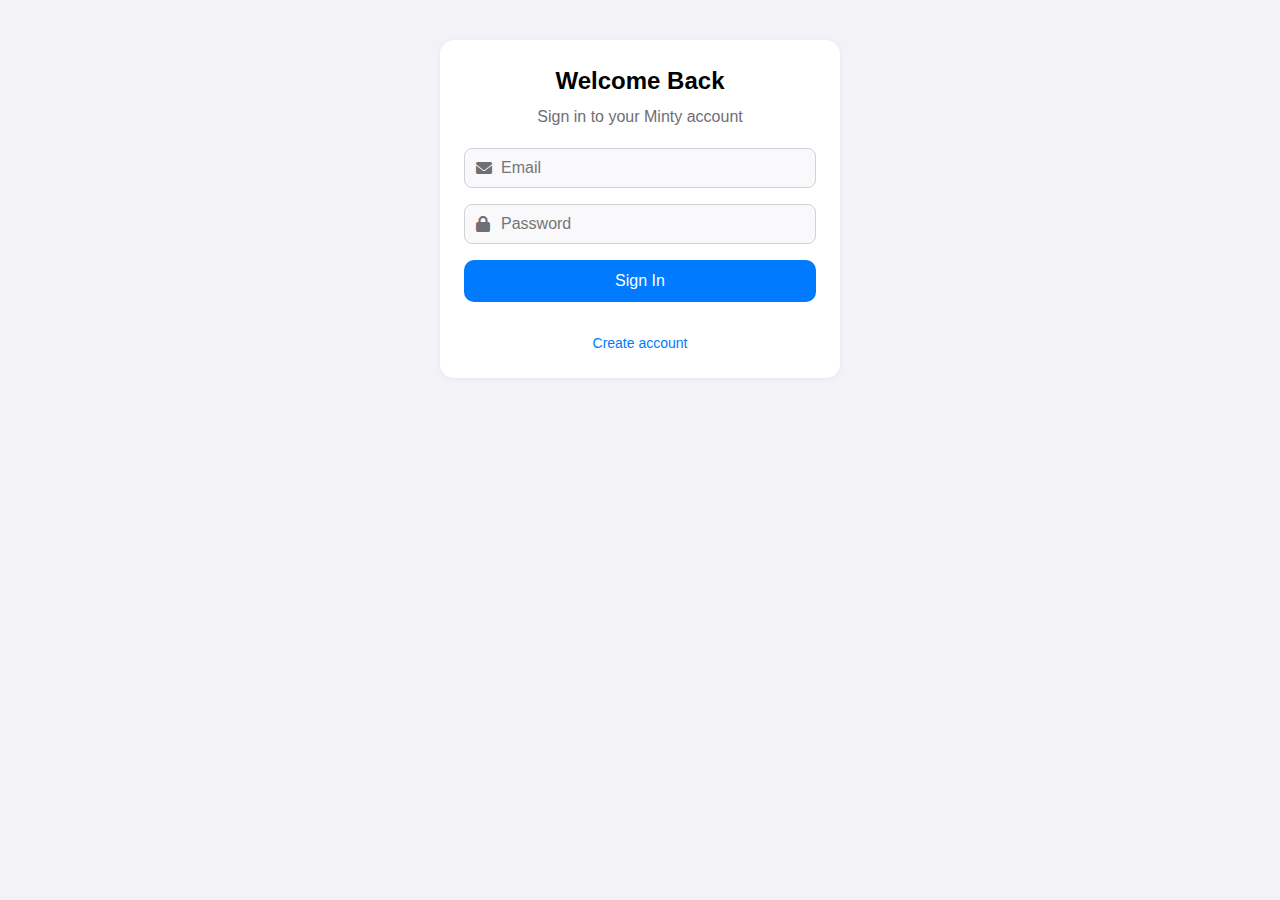
<file: frontend/profile.html>
<!DOCTYPE html>
<html lang="en">
<head>
    <meta charset="UTF-8">
    <meta name="viewport" content="width=device-width, initial-scale=1.0">
    <title>Minty - Profile</title>
    <link rel="stylesheet" href="styles.css">
    <link rel="stylesheet" href="https://cdnjs.cloudflare.com/ajax/libs/font-awesome/6.0.0/css/all.min.css">
    <link rel="icon" type="image/svg+xml" href="assets/minty-logo-icon.svg">
</head>
<body>
    <!-- Burger Menu -->
    <div class="burger-menu" onclick="toggleSidebar()">
        <span></span>
        <span></span>
        <span></span>
    </div>

    <!-- Sidebar -->
    <div class="sidebar">
        <div class="sidebar-brand">
            <img src="assets/minty-logo-icon.svg" alt="Minty Logo">
        </div>
        <nav class="sidebar-nav">
            <a href="portfolio.html" class="sidebar-nav-link">
                <i class="fas fa-chart-pie"></i>
                <span>Portfolio</span>
            </a>
            <a href="profile.html" class="sidebar-nav-link active">
                <i class="fas fa-user"></i>
                <span>Profile</span>
            </a>
            <div class="sidebar-divider"></div>
            <a href="index.html?symbol=NVDA" class="sidebar-stock-link">
                <i class="fas fa-chart-line"></i>
                <span>NVIDIA</span>
            </a>
            <a href="index.html?symbol=AMD" class="sidebar-stock-link">
                <i class="fas fa-microchip"></i>
                <span>AMD</span>
            </a>
            <a href="index.html?symbol=AAPL" class="sidebar-stock-link">
                <i class="fas fa-apple"></i>
                <span>Apple</span>
            </a>
            <a href="index.html?symbol=GOOGL" class="sidebar-stock-link">
                <i class="fab fa-google"></i>
                <span>Google</span>
            </a>
            <a href="index.html?symbol=MSFT" class="sidebar-stock-link">
                <i class="fab fa-microsoft"></i>
                <span>Microsoft</span>
            </a>
            <a href="index.html?symbol=TSLA" class="sidebar-stock-link">
                <i class="fas fa-car"></i>
                <span>Tesla</span>
            </a>
            <a href="index.html?symbol=META" class="sidebar-stock-link">
                <i class="fab fa-facebook"></i>
                <span>Meta</span>
            </a>
            <a href="index.html?symbol=AMZN" class="sidebar-stock-link">
                <i class="fas fa-shopping-cart"></i>
                <span>Amazon</span>
            </a>
        </nav>
        <div class="sidebar-footer">
            <button class="btn-logout" onclick="logout()">
                <i class="fas fa-sign-out-alt"></i>
                <span>Logout</span>
            </button>
        </div>
    </div>

    <!-- Overlay -->
    <div class="sidebar-overlay" onclick="toggleSidebar()"></div>

    <div class="container">
        <header class="header">
            <div class="logo">
                <img src="assets/minty-logo-icon.svg" alt="Minty Logo" width="60">
                <h1>Profile</h1>
            </div>
        </header>

        <main>
            <div class="grid-item profile-settings">
                <h3>Profile Settings</h3>
                <form id="profile-form">
                    <div class="form-group">
                        <label for="risk-tolerance">Risk Tolerance</label>
                        <select id="risk-tolerance" name="risk_tolerance" required>
                            <option value="low">Low</option>
                            <option value="medium">Medium</option>
                            <option value="high">High</option>
                        </select>
                    </div>

                    <div class="form-group">
                        <label for="investment-goals">Investment Goals</label>
                        <textarea id="investment-goals" name="investment_goals" rows="3" required></textarea>
                    </div>

                    <div class="form-group">
                        <label for="preferred-sectors">Preferred Sectors</label>
                        <select id="preferred-sectors" name="preferred_sectors" multiple required>
                            <option value="technology">Technology</option>
                            <option value="healthcare">Healthcare</option>
                            <option value="finance">Finance</option>
                            <option value="energy">Energy</option>
                            <option value="consumer">Consumer</option>
                        </select>
                    </div>

                    <div class="form-actions">
                        <button type="button" class="btn-secondary" onclick="setEditing(true)">Edit</button>
                        <button type="submit" class="btn-primary" style="display: none;">Save Changes</button>
                    </div>
                </form>
            </div>
        </main>
    </div>

    <div id="error-message" class="message error"></div>
    <div id="success-message" class="message success"></div>

    <script>
        function toggleSidebar() {
            const sidebar = document.querySelector('.sidebar');
            const overlay = document.querySelector('.sidebar-overlay');
            const burger = document.querySelector('.burger-menu');
            
            sidebar.classList.toggle('active');
            overlay.classList.toggle('active');
            burger.classList.toggle('active');
            burger.classList.toggle('hidden');
        }

        function logout() {
            localStorage.removeItem('token');
            window.location.href = 'login.html';
        }

        // Check if user is logged in
        function checkAuth() {
            const token = localStorage.getItem('token');
            if (!token) {
                window.location.href = 'login.html';
            }
        }

        // Check auth when page loads
        document.addEventListener('DOMContentLoaded', checkAuth);
    </script>
    <script src="profile.js"></script>
</body>
</html>
</file>
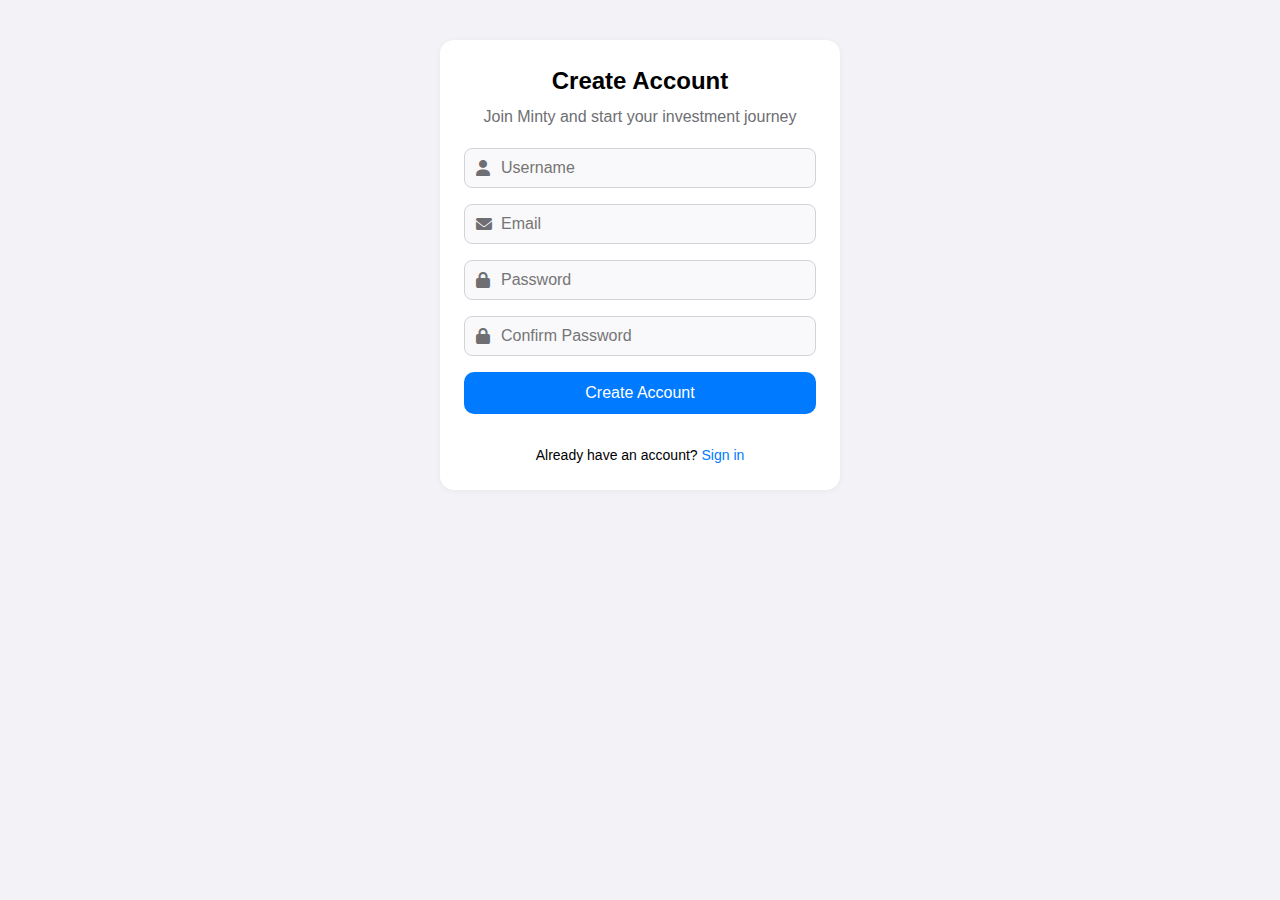
<file: frontend/register.html>
<!DOCTYPE html>
<html lang="en">
<head>
    <meta charset="UTF-8">
    <meta name="viewport" content="width=device-width, initial-scale=1.0">
    <title>Minty - Sign Up</title>
    <link rel="stylesheet" href="styles.css">
    <link rel="stylesheet" href="https://cdnjs.cloudflare.com/ajax/libs/font-awesome/6.0.0/css/all.min.css">
    <link rel="icon" type="image/svg+xml" href="assets/minty-logo-icon.svg">
</head>
<body>
   

    <!-- Overlay -->
        <main>
            <div class="auth-container">
                <div class="auth-header">
                    <h2>Create Account</h2>
                    <p>Join Minty and start your investment journey</p>
                </div>

                <form id="register-form" class="auth-form">
                    <div class="form-group">
                        <div class="input-with-icon">
                            <i class="fas fa-user"></i>
                            <input type="text" id="username" name="username" required placeholder="Username" minlength="3" maxlength="50">
                        </div>
                    </div>

                    <div class="form-group">
                        <div class="input-with-icon">
                            <i class="fas fa-envelope"></i>
                            <input type="email" id="email" name="email" required placeholder="Email">
                        </div>
                    </div>

                    <div class="form-group">
                        <div class="input-with-icon">
                            <i class="fas fa-lock"></i>
                            <input type="password" id="password" name="password" required placeholder="Password" minlength="6">
                        </div>
                    </div>

                    <div class="form-group">
                        <div class="input-with-icon">
                            <i class="fas fa-lock"></i>
                            <input type="password" id="confirm-password" name="confirm-password" required placeholder="Confirm Password" minlength="6">
                        </div>
                    </div>

                    <button type="submit" class="btn-primary btn-full">
                        Create Account
                    </button>

                    <div class="auth-footer">
                        <span>Already have an account? </span>
                        <a href="login.html">Sign in</a>
                    </div>
                </form>
            </div>
        </main>
    </div>

    <div id="error-message" class="message error"></div>
    <div id="success-message" class="message success"></div>

    <script>
        function toggleSidebar() {
            const sidebar = document.querySelector('.sidebar');
            const overlay = document.querySelector('.sidebar-overlay');
            const burger = document.querySelector('.burger-menu');
            
            sidebar.classList.toggle('active');
            overlay.classList.toggle('active');
            burger.classList.toggle('active');
            burger.classList.toggle('hidden');
        }

        function logout() {
            localStorage.removeItem('token');
            window.location.href = 'login.html';
        }
    </script>
    <script src="register.js"></script>
</body>
</html>
</file>
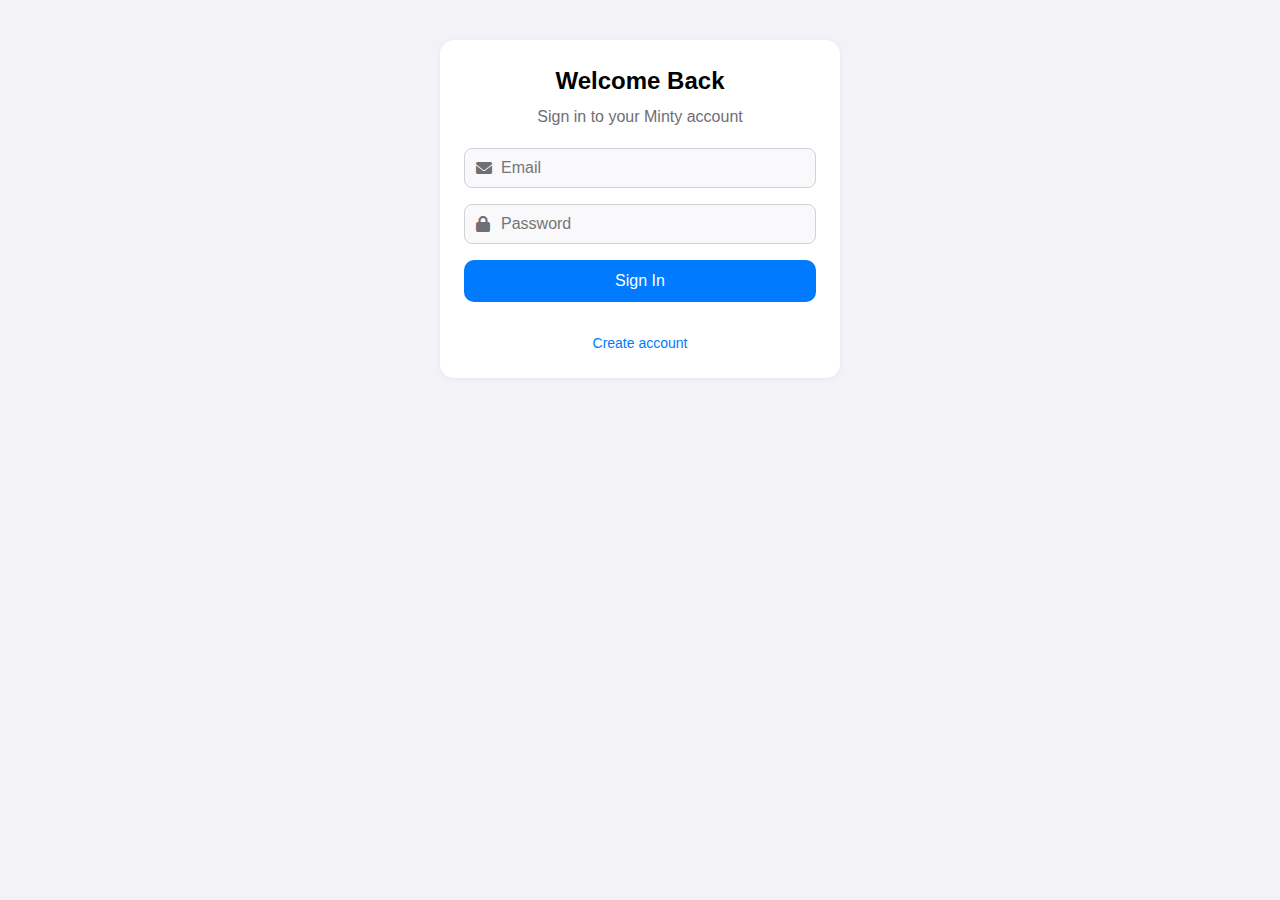
<file: frontend/trade.html>
<!DOCTYPE html>
<html lang="en">
<head>
    <meta charset="UTF-8">
    <meta name="viewport" content="width=device-width, initial-scale=1.0">
    <title>Trade - Minty</title>
    <link rel="stylesheet" href="styles.css">
    <link rel="stylesheet" href="https://cdnjs.cloudflare.com/ajax/libs/font-awesome/6.0.0/css/all.min.css">
</head>
<body>
    <div class="container">
        <!-- Header -->
        <header class="header">
            <div class="header-content">
                <div class="logo">
                    <img src="assets/minty-logo-icon.svg" alt="Minty Logo" width="40" height="40">
                    <h1>Minty</h1>
                </div>
                <div class="nav-links">
                    <a href="index.html" class="nav-link">
                        <i class="fas fa-chart-line"></i>
                        Dashboard
                    </a>
                    <a href="trade.html" class="nav-link active">
                        <i class="fas fa-exchange-alt"></i>
                        Trade
                    </a>
                    <a href="profile.html" class="nav-link">
                        <i class="fas fa-user"></i>
                        Profile
                    </a>
                    <button onclick="logout()" class="logout-btn">
                        <i class="fas fa-sign-out-alt"></i>
                        Logout
                    </button>
                </div>
            </div>
        </header>

        <!-- Main Content -->
        <main class="main-content">
            <div class="trading-container">
                <!-- Account Summary -->
                <div class="account-summary">
                    <h2>Account Summary</h2>
                    <div class="account-stats">
                        <div class="stat-item">
                            <span class="stat-label">Cash</span>
                            <span class="stat-value" id="cash-amount">$100,000.00</span>
                        </div>
                        <div class="stat-item">
                            <span class="stat-label">Buying Power</span>
                            <span class="stat-value" id="buying-power">$100,000.00</span>
                        </div>
                        <div class="stat-item">
                            <span class="stat-label">Portfolio Value</span>
                            <span class="stat-value" id="portfolio-value">$100,000.00</span>
                        </div>
                        <div class="stat-item">
                            <span class="stat-label">Equity</span>
                            <span class="stat-value" id="equity">$100,000.00</span>
                        </div>
                    </div>
                </div>

                <!-- Trading Form -->
                <div class="trading-form">
                    <h2>Place Order</h2>
                    <form id="order-form">
                        <div class="form-group">
                            <label for="symbol">Symbol</label>
                            <select id="symbol" name="symbol" required>
                                <option value="">Select a stock...</option>
                                <!-- Stock options will be populated by JavaScript -->
                            </select>
                        </div>
                        
                        <div class="form-group">
                            <label for="side">Side</label>
                            <select id="side" name="side" required>
                                <option value="buy">Buy</option>
                                <option value="sell">Sell</option>
                            </select>
                        </div>
                        
                        <div class="form-group">
                            <label for="qty">Quantity</label>
                            <input type="number" id="qty" name="qty" min="1" step="1" required>
                        </div>
                        
                        <div class="form-group">
                            <label for="price">Price (Optional - Market Order)</label>
                            <input type="number" id="price" name="price" min="0" step="0.01">
                        </div>
                        
                        <button type="submit" class="btn btn-primary">
                            <i class="fas fa-paper-plane"></i>
                            Place Order
                        </button>
                    </form>
                </div>

                <!-- Portfolio Positions -->
                <div class="portfolio-positions">
                    <h2>Portfolio Positions</h2>
                    <div id="positions-container">
                        <p class="no-positions">No positions yet. Start trading to see your portfolio!</p>
                    </div>
                </div>
            </div>

            <!-- Order History -->
            <div class="order-history">
                <h2>Order History</h2>
                <div class="order-filters">
                    <select id="symbol-filter">
                        <option value="">All Symbols</option>
                    </select>
                    <select id="side-filter">
                        <option value="">All Sides</option>
                        <option value="buy">Buy</option>
                        <option value="sell">Sell</option>
                    </select>
                    <select id="status-filter">
                        <option value="">All Status</option>
                        <option value="filled">Filled</option>
                        <option value="pending">Pending</option>
                        <option value="cancelled">Cancelled</option>
                    </select>
                </div>
                <div class="orders-table-container">
                    <table class="orders-table">
                        <thead>
                            <tr>
                                <th>Date</th>
                                <th>Symbol</th>
                                <th>Side</th>
                                <th>Quantity</th>
                                <th>Price</th>
                                <th>Total</th>
                                <th>Status</th>
                                <th>Actions</th>
                            </tr>
                        </thead>
                        <tbody id="orders-tbody">
                            <!-- Orders will be populated here -->
                        </tbody>
                    </table>
                </div>
            </div>
        </main>
    </div>

    <!-- Loading Overlay -->
    <div id="loading-overlay" class="loading-overlay">
        <div class="loading-spinner"></div>
        <p>Processing order...</p>
    </div>

    <!-- Success/Error Messages -->
    <div id="message-container" class="message-container"></div>

    <script src="trade.js"></script>
</body>
</html>
</file>
<file: frontend/landing-styles.css>
* {
              margin: 0;
              padding: 0;
              box-sizing: border-box;
          }

          :root {
              --primary-color: #007AFF;
              --secondary-color: #5856D6;
              --success-color: #34C759;
              --danger-color: #FF3B30;
              --warning-color: #FF9500;
              --background: #FBFBFD;
              --surface: #FFFFFF;
              --text-primary: #1C1C1E;
              --text-secondary: #6C6C70;
              --border: #E5E5EA;
              --shadow: rgba(0, 0, 0, 0.1);
              --gradient-primary: linear-gradient(135deg, #007AFF 0%, #5856D6 100%);
              --gradient-success: linear-gradient(135deg, #34C759 0%, #30D158 100%);
          }

          body {
              font-family: -apple-system, BlinkMacSystemFont, 'Segoe UI', Roboto, sans-serif;
              background: var(--background);
              color: var(--text-primary);
              line-height: 1.6;
              overflow-x: hidden;
          }

          /* Navigation */
          .navbar {
              position: fixed;
              top: 0;
              left: 0;
              right: 0;
              background: rgba(251, 251, 253, 0.8);
              backdrop-filter: blur(20px);
              z-index: 1000;
              transition: all 0.3s ease;
              border-bottom: 1px solid var(--border);
          }

          .nav-container {
              max-width: 1200px;
              margin: 0 auto;
              padding: 0 2rem;
              display: flex;
              align-items: center;
              justify-content: space-between;
              height: 70px;
          }

          .nav-logo {
              display: flex;
              align-items: center;
              gap: 0.5rem;
              font-size: 1.5rem;
              font-weight: 700;
              color: var(--primary-color);
          }

          .nav-menu {
              display: flex;
              list-style: none;
              gap: 2rem;
              align-items: center;
          }

          .nav-link {
              text-decoration: none;
              color: var(--text-primary);
              font-weight: 500;
              transition: color 0.3s ease;
              position: relative;
          }

          .nav-link:hover {
              color: var(--primary-color);
          }

          .cta-button {
              background: var(--gradient-primary);
              color: white !important;
              padding: 0.75rem 1.5rem;
              border-radius: 25px;
              transition: all 0.3s ease;
          }

          .cta-button:hover {
              transform: translateY(-2px);
              box-shadow: 0 10px 25px rgba(0, 122, 255, 0.3);
          }

          .hamburger {
              display: none;
              flex-direction: column;
              cursor: pointer;
          }

          .bar {
              width: 25px;
              height: 3px;
              background: var(--text-primary);
              margin: 3px 0;
              transition: 0.3s;
              border-radius: 2px;
          }

          /* Hero Section */
          .hero {
              min-height: 100vh;
              display: flex;
              align-items: center;
              position: relative;
              overflow: hidden;
              background: linear-gradient(135deg, #FBFBFD 0%, #F2F2F7 100%);
          }

          .hero::before {
              content: '';
              position: absolute;
              top: 0;
              left: 0;
              right: 0;
              bottom: 0;
              background: radial-gradient(circle at 30% 20%, rgba(0, 122, 255, 0.1) 0%, transparent 50%),
                          radial-gradient(circle at 80% 80%, rgba(88, 86, 214, 0.1) 0%, transparent 50%);
              z-index: 1;
          }

          .hero-container {
              max-width: 1200px;
              margin: 0 auto;
              padding: 0 2rem;
              display: grid;
              grid-template-columns: 1fr 1fr;
              gap: 4rem;
              align-items: center;
              position: relative;
              z-index: 2;
          }

          .hero-content {
              animation: slideInLeft 1s ease-out;
          }

          .hero-title {
              font-size: 4rem;
              font-weight: 800;
              margin-bottom: 1rem;
              line-height: 1.1;
          }

          .gradient-text {
              background: var(--gradient-primary);
              -webkit-background-clip: text;
              -webkit-text-fill-color: transparent;
              background-clip: text;
          }

          .hero-subtitle {
              font-size: 1.5rem;
              color: var(--text-secondary);
              margin-bottom: 1.5rem;
              font-weight: 600;
          }

          .hero-description {
              font-size: 1.125rem;
              color: var(--text-secondary);
              margin-bottom: 3rem;
              line-height: 1.7;
          }

          .hero-buttons {
              display: flex;
              gap: 1rem;
              flex-wrap: wrap;
          }

          .btn {
              padding: 1rem 2rem;
              border-radius: 30px;
              text-decoration: none;
              font-weight: 600;
              display: inline-flex;
              align-items: center;
              gap: 0.5rem;
              transition: all 0.3s ease;
              border: none;
              cursor: pointer;
              font-size: 1rem;
              position: relative;
              overflow: hidden;
          }

          .btn-primary {
              background: var(--gradient-primary);
              color: white;
              box-shadow: 0 8px 25px rgba(0, 122, 255, 0.3);
          }

          .btn-primary:hover {
              transform: translateY(-3px);
              box-shadow: 0 15px 35px rgba(0, 122, 255, 0.4);
          }

          .btn-secondary {
              background: var(--surface);
              color: var(--text-primary);
              border: 2px solid var(--border);
          }

          .btn-secondary:hover {
              border-color: var(--primary-color);
              transform: translateY(-2px);
              box-shadow: 0 10px 25px var(--shadow);
          }

          .hero-image {
              display: flex;
              justify-content: center;
              align-items: center;
              animation: slideInRight 1s ease-out;
          }

          .dashboard-preview {
              background: var(--surface);
              border-radius: 20px;
              padding: 2rem;
              box-shadow: 0 20px 50px rgba(0, 0, 0, 0.1);
              transform: perspective(1000px) rotateY(-5deg);
              transition: all 0.5s ease;
              width: 100%;
              max-width: 400px;
              position: relative;
              overflow: hidden;
          }

          .dashboard-preview::before {
              content: '';
              position: absolute;
              top: 0;
              left: 0;
              right: 0;
              bottom: 0;
              background: linear-gradient(135deg, rgba(0, 122, 255, 0.05) 0%, rgba(88, 86, 214, 0.05) 100%);
              border-radius: 20px;
          }

          .preview-header {
              display: flex;
              justify-content: space-between;
              align-items: center;
              margin-bottom: 1.5rem;
              position: relative;
              z-index: 2;
          }

          .preview-logo {
              display: flex;
              align-items: center;
              gap: 0.5rem;
              font-weight: 600;
              color: var(--text-primary);
          }

          .preview-price {
              text-align: right;
          }

          .price {
              font-size: 1.5rem;
              font-weight: 700;
              color: var(--text-primary);
              display: block;
          }

          .change {
              font-size: 0.875rem;
              font-weight: 600;
          }

          .change.positive {
              color: var(--success-color);
          }

          .change.negative {
              color: var(--danger-color);
          }

          .preview-chart {
              height: 150px;
              margin-bottom: 1.5rem;
              position: relative;
              background: linear-gradient(to bottom, rgba(0, 122, 255, 0.05) 0%, transparent 100%);
              border-radius: 10px;
              overflow: hidden;
          }

          .chart-svg {
              width: 100%;
              height: 100%;
          }

          .chart-line-path {
              fill: none;
              stroke: var(--primary-color);
              stroke-width: 3;
              stroke-linecap: round;
              stroke-linejoin: round;
              filter: drop-shadow(0 2px 4px rgba(0, 122, 255, 0.3));
          }

          .chart-area {
              fill: url(#gradient);
              opacity: 0.3;
          }

          .chart-dot {
              fill: var(--primary-color);
              stroke: white;
              stroke-width: 3;
              filter: drop-shadow(0 2px 4px rgba(0, 122, 255, 0.4));
          }

          .preview-stats {
              display: grid;
              grid-template-columns: 1fr 1fr;
              gap: 1rem;
              position: relative;
              z-index: 2;
          }

          .stat {
              text-align: center;
              padding: 1rem;
              background: rgba(255, 255, 255, 0.8);
              backdrop-filter: blur(10px);
              border-radius: 15px;
              border: 1px solid rgba(229, 229, 234, 0.5);
          }

          .stat-label {
              font-size: 0.75rem;
              color: var(--text-secondary);
              display: block;
              margin-bottom: 0.5rem;
              text-transform: uppercase;
              font-weight: 600;
              letter-spacing: 0.5px;
          }

          .stat-value {
              font-size: 1.125rem;
              font-weight: 700;
              color: var(--text-primary);
          }

          .stat-value.positive {
              color: var(--success-color);
          }

          /* Features Section */
          .features {
              padding: 8rem 0;
              background: var(--surface);
          }

          .container {
              max-width: 1200px;
              margin: 0 auto;
              padding: 0 2rem;
          }

          .section-header {
              text-align: center;
              margin-bottom: 5rem;
          }

          .section-header h2 {
              font-size: 3rem;
              font-weight: 800;
              margin-bottom: 1rem;
              background: var(--gradient-primary);
              -webkit-background-clip: text;
              -webkit-text-fill-color: transparent;
              background-clip: text;
          }

          .section-header p {
              font-size: 1.25rem;
              color: var(--text-secondary);
          }

          .features-grid {
              display: grid;
              grid-template-columns: repeat(auto-fit, minmax(350px, 1fr));
              gap: 3rem;
          }

          .feature-card {
              background: var(--surface);
              border-radius: 24px;
              padding: 3rem 2rem;
              text-align: center;
              box-shadow: 0 10px 30px rgba(0, 0, 0, 0.05);
              border: 1px solid var(--border);
              transition: all 0.5s ease;
              position: relative;
              overflow: hidden;
          }

          .feature-card::before {
              content: '';
              position: absolute;
              top: 0;
              left: 0;
              right: 0;
              height: 4px;
              background: var(--gradient-primary);
              transform: scaleX(0);
              transition: transform 0.5s ease;
          }

          .feature-card:hover::before {
              transform: scaleX(1);
          }

          .feature-card:hover {
              transform: translateY(-8px);
              box-shadow: 0 25px 50px rgba(0, 0, 0, 0.1);
          }

          .feature-icon {
              width: 80px;
              height: 80px;
              background: var(--gradient-primary);
              border-radius: 50%;
              display: flex;
              align-items: center;
              justify-content: center;
              margin: 0 auto 2rem;
              font-size: 2rem;
              color: white;
              box-shadow: 0 10px 25px rgba(0, 122, 255, 0.3);
          }

          .feature-card h3 {
              font-size: 1.5rem;
              font-weight: 700;
              margin-bottom: 1rem;
              color: var(--text-primary);
          }

          .feature-card p {
              color: var(--text-secondary);
              line-height: 1.7;
              margin-bottom: 2rem;
          }

          /* About Section */
          .about {
              padding: 8rem 0;
              background: var(--background);
          }

          .about-content {
              max-width: 800px;
              margin: 0 auto;
          }

          .about-story h3 {
              font-size: 2rem;
              font-weight: 700;
              margin-bottom: 1.5rem;
              color: var(--text-primary);
          }

          .about-story p {
              margin-bottom: 1.5rem;
              color: var(--text-secondary);
              line-height: 1.8;
          }

          .about-story a {
              color: var(--primary-color);
              text-decoration: none;
              font-weight: 600;
          }

          .team-section, .project-links {
              margin-top: 4rem;
          }

          .team-member {
              display: flex;
              align-items: center;
              gap: 2rem;
              background: var(--surface);
              padding: 2rem;
              border-radius: 20px;
              box-shadow: 0 10px 30px rgba(0, 0, 0, 0.05);
          }

          .member-avatar {
              width: 80px;
              height: 80px;
              border-radius: 50%;
              overflow: hidden;
              background: var(--gradient-primary);
              display: flex;
              align-items: center;
              justify-content: center;
          }

          .member-info h4 {
              font-size: 1.5rem;
              font-weight: 700;
              margin-bottom: 0.5rem;
          }

          .member-info p {
              color: var(--text-secondary);
              margin-bottom: 1rem;
          }

          .member-links {
              display: flex;
              gap: 1rem;
          }

          .member-links a {
              width: 40px;
              height: 40px;
              background: var(--primary-color);
              color: white;
              border-radius: 50%;
              display: flex;
              align-items: center;
              justify-content: center;
              text-decoration: none;
              transition: all 0.3s ease;
          }

          .member-links a:hover {
              transform: translateY(-2px);
              box-shadow: 0 5px 15px rgba(0, 122, 255, 0.3);
          }

          .links-grid {
              display: grid;
              grid-template-columns: repeat(auto-fit, minmax(200px, 1fr));
              gap: 1.5rem;
              margin-top: 2rem;
          }

          .project-link {
              display: flex;
              align-items: center;
              gap: 1rem;
              padding: 1.5rem;
              background: var(--surface);
              border-radius: 15px;
              text-decoration: none;
              color: var(--text-primary);
              font-weight: 600;
              transition: all 0.3s ease;
              border: 1px solid var(--border);
          }

          .project-link:hover {
              transform: translateY(-2px);
              box-shadow: 0 10px 25px rgba(0, 0, 0, 0.1);
              border-color: var(--primary-color);
          }

          .project-link i {
              font-size: 1.5rem;
              color: var(--primary-color);
          }

          /* Footer */
          .footer {
              background: var(--text-primary);
              color: white;
              padding: 3rem 0 1rem;
          }

          .footer-content {
              display: flex;
              justify-content: space-between;
              align-items: center;
              flex-wrap: wrap;
              gap: 2rem;
              margin-bottom: 2rem;
          }

          .footer-logo {
              display: flex;
              align-items: center;
              gap: 0.5rem;
              font-size: 1.5rem;
              font-weight: 700;
          }

          .footer-links {
              display: flex;
              gap: 2rem;
          }

          .footer-links a {
              color: rgba(255, 255, 255, 0.8);
              text-decoration: none;
              transition: color 0.3s ease;
          }

          .footer-links a:hover {
              color: white;
          }

          .footer-social {
              display: flex;
              gap: 1rem;
          }

          .footer-social a {
              width: 40px;
              height: 40px;
              background: rgba(255, 255, 255, 0.1);
              color: white;
              border-radius: 50%;
              display: flex;
              align-items: center;
              justify-content: center;
              text-decoration: none;
              transition: all 0.3s ease;
          }

          .footer-social a:hover {
              background: var(--primary-color);
              transform: translateY(-2px);
          }

          .footer-bottom {
              text-align: center;
              padding-top: 2rem;
              border-top: 1px solid rgba(255, 255, 255, 0.1);
              color: rgba(255, 255, 255, 0.6);
          }

          /* Animations */
          @keyframes slideInLeft {
              from {
                  opacity: 0;
                  transform: translateX(-50px);
              }
              to {
                  opacity: 1;
                  transform: translateX(0);
              }
          }

          @keyframes slideInRight {
              from {
                  opacity: 0;
                  transform: translateX(50px);
              }
              to {
                  opacity: 1;
                  transform: translateX(0);
              }
          }

          @keyframes drawLine {
              from {
                  stroke-dashoffset: 1000;
              }
              to {
                  stroke-dashoffset: 0;
              }
          }

          .animate-on-scroll {
              opacity: 0;
              transform: translateY(30px);
              transition: all 0.8s ease;
          }

          .animate-on-scroll.animate {
              opacity: 1;
              transform: translateY(0);
          }

          /* Responsive */
          @media (max-width: 768px) {
              .hamburger {
                  display: flex;
              }

              .nav-menu {
                  position: fixed;
                  left: -100%;
                  top: 70px;
                  flex-direction: column;
                  background: rgba(251, 251, 253, 0.95);
                  backdrop-filter: blur(20px);
                  width: 100%;
                  text-align: center;
                  transition: 0.3s;
                  padding: 2rem 0;
                  border-top: 1px solid var(--border);
              }

              .nav-menu.active {
                  left: 0;
              }

              .hero-container {
                  grid-template-columns: 1fr;
                  text-align: center;
                  gap: 2rem;
              }

              .hero-title {
                  font-size: 3rem;
              }

              .dashboard-preview {
                  transform: none;
                  max-width: 100%;
              }

              .features-grid {
                  grid-template-columns: 1fr;
              }

              .hero-buttons {
                  justify-content: center;
              }

              .team-member {
                  flex-direction: column;
                  text-align: center;
              }
          }

          /* Ripple effect */
          .btn {
              position: relative;
              overflow: hidden;
          }
          
          .ripple {
              position: absolute;
              border-radius: 50%;
              background: rgba(255, 255, 255, 0.6);
              transform: scale(0);
              animation: ripple-animation 0.6s linear;
              pointer-events: none;
          }
          
          @keyframes ripple-animation {
              to {
                  transform: scale(4);
                  opacity: 0;
              }
          }
</file>
<file: frontend/documentation-styles.css>
/* Reset and Base Styles */
* {
    margin: 0;
    padding: 0;
    box-sizing: border-box;
}

:root {
    --primary-color: #0071E3; /* Apple blue */
    --text-primary: #1D1D1F; /* Dark text */
    --text-secondary: #6E6E73; /* Secondary gray */
    --background: #F5F5F7; /* Light gray background */
    --surface: #FFFFFF; /* White card background */
    --border: #D2D2D7; /* Light border */
    --shadow: rgba(0, 0, 0, 0.1);
    --success-color: #34C759;
    --accent-gradient: linear-gradient(135deg, #0071E3 0%, #5856D6 100%);
}

body {
    font-family: -apple-system, BlinkMacSystemFont, 'SF Pro Text', Roboto, sans-serif;
    background: var(--background);
    color: var(--text-primary);
    line-height: 1.5;
    overflow-x: hidden;
}

/* Navigation */
.navbar {
    position: sticky;
    top: 0;
    background: rgba(255, 255, 255, 0.95);
    backdrop-filter: blur(20px);
    z-index: 1000;
    border-bottom: 1px solid var(--border);
    transition: background 0.3s ease;
}

.nav-container {
    max-width: 1200px;
    margin: 0 auto;
    padding: 0 1.5rem;
    display: flex;
    align-items: center;
    justify-content: space-between;
    height: 64px;
}

.nav-logo {
    display: flex;
    align-items: center;
    gap: 0.5rem;
    font-size: 1.25rem;
    font-weight: 600;
    color: var(--primary-color);
}

.nav-menu {
    display: flex;
    list-style: none;
    gap: 1.5rem;
    align-items: center;
}

.nav-link {
    text-decoration: none;
    color: var(--text-primary);
    font-weight: 500;
    font-size: 0.875rem;
    transition: color 0.3s ease;
}

.nav-link:hover {
    color: var(--primary-color);
}

.cta-button {
    background: var(--primary-color);
    color: white;
    padding: 0.5rem 1.25rem;
    border-radius: 18px;
    font-size: 0.875rem;
    transition: transform 0.2s ease, box-shadow 0.2s ease;
}

.cta-button:hover {
    transform: translateY(-2px);
    box-shadow: 0 4px 12px rgba(0, 113, 227, 0.3);
}

.hamburger {
    display: none;
    flex-direction: column;
    cursor: pointer;
}

.bar {
    width: 20px;
    height: 2px;
    background: var(--text-primary);
    margin: 3px 0;
    transition: 0.3s;
    border-radius: 1px;
}

/* Documentation Header */
.doc-header {
    padding: 4rem 0;
    background: var(--surface);
    text-align: center;
}

.container {
    max-width: 1200px;
    margin: 0 auto;
    padding: 0 1.5rem;
}

.header-content {
    display: flex;
    flex-direction: column;
    align-items: center;
    gap: 1rem;
}

.header-icon img {
    width: 80px;
    height: 80px;
    object-fit: contain;
}

.doc-header h1 {
    font-size: 2.5rem;
    font-weight: 700;
    color: var(--text-primary);
}

.doc-header p {
    font-size: 1.125rem;
    color: var(--text-secondary);
    max-width: 600px;
}

/* Table of Contents */
.toc-section {
    padding: 3rem 0;
    background: var(--background);
}

.toc-grid {
    display: grid;
    grid-template-columns: repeat(auto-fit, minmax(250px, 1fr));
    gap: 1.5rem;
}

.toc-card {
    background: var(--surface);
    border-radius: 16px;
    padding: 1.5rem;
    box-shadow: 0 2px 8px var(--shadow);
    transition: transform 0.3s ease;
}

.toc-card:hover {
    transform: translateY(-4px);
}

.toc-icon {
    font-size: 1.5rem;
    color: var(--primary-color);
    margin-bottom: 1rem;
}

.toc-card h3 {
    font-size: 1.25rem;
    font-weight: 600;
    margin-bottom: 1rem;
}

.toc-card ul {
    list-style: none;
}

.toc-card li {
    margin-bottom: 0.5rem;
}

.toc-card a {
    text-decoration: none;
    color: var(--text-primary);
    font-size: 0.875rem;
    transition: color 0.2s ease;
}

.toc-card a:hover {
    color: var(--primary-color);
}

/* Documentation Content */
.doc-content {
    padding: 3rem 0;
}

.content-wrapper {
    display: grid;
    grid-template-columns: 250px 1fr;
    gap: 2rem;
}

.doc-sidebar {
    position: sticky;
    top: 80px;
    align-self: start;
    padding: 1rem;
}

.sidebar-nav {
    display: flex;
    flex-direction: column;
    gap: 1.5rem;
}

.nav-section h4 {
    font-size: 1rem;
    font-weight: 600;
    color: var(--text-primary);
    margin-bottom: 0.5rem;
}

.nav-section ul {
    list-style: none;
}

.nav-section li {
    margin-bottom: 0.5rem;
}

.nav-section a {
    text-decoration: none;
    color: var(--text-secondary);
    font-size: 0.875rem;
    transition: color 0.2s ease;
}

.nav-section a:hover,
.nav-section a.active {
    color: var(--primary-color);
}

.doc-main {
    padding: 1rem;
}

.doc-section {
    margin-bottom: 3rem;
}

.doc-section h2 {
    font-size: 1.75rem;
    font-weight: 600;
    margin-bottom: 1rem;
}

.doc-section p {
    font-size: 1rem;
    color: var(--text-secondary);
    margin-bottom: 1rem;
}

/* Code Blocks */
.code-block {
    background: #F5F5F7;
    border-radius: 12px;
    overflow: hidden;
    margin: 1rem 0;
}

.code-header {
    display: flex;
    justify-content: space-between;
    align-items: center;
    background: #E8ECEF;
    padding: 0.5rem 1rem;
    font-size: 0.875rem;
    font-weight: 500;
    color: var(--text-primary);
}

.copy-btn {
    background: none;
    border: none;
    cursor: pointer;
    color: var(--text-secondary);
    transition: color 0.2s ease;
}

.copy-btn:hover {
    color: var(--primary-color);
}

pre {
    margin: 0;
    padding: 1rem;
    font-size: 0.875rem;
    line-height: 1.4;
    background: #F5F5F7;
    overflow-x: auto;
}

.code-block.small pre {
    padding: 0.75rem;
}

/* Setup Steps */
.setup-steps {
    display: flex;
    flex-direction: column;
    gap: 1.5rem;
}

.step {
    display: flex;
    gap: 1rem;
    align-items: flex-start;
}

.step-number {
    width: 32px;
    height: 32px;
    background: var(--primary-color);
    color: white;
    border-radius: 50%;
    display: flex;
    align-items: center;
    justify-content: center;
    font-weight: 600;
}

.step-content h4 {
    font-size: 1rem;
    font-weight: 600;
    margin-bottom: 0.5rem;
}

.step-content p {
    font-size: 0.875rem;
}

/* Feature Demo */
.feature-demo {
    display: grid;
    grid-template-columns: 1fr 1fr;
    gap: 2rem;
    margin: 1.5rem 0;
}

.demo-content h4 {
    font-size: 1rem;
    font-weight: 600;
    margin-bottom: 1rem;
}

.demo-content ol {
    padding-left: 1.5rem;
}

.demo-content li {
    font-size: 0.875rem;
    margin-bottom: 0.5rem;
}

.mockup-trading {
    background: var(--surface);
    border-radius: 12px;
    padding: 1.5rem;
    box-shadow: 0 2px 8px var(--shadow);
}

.mockup-header {
    display: flex;
    justify-content: space-between;
    align-items: center;
    margin-bottom: 1rem;
}

.mockup-header span {
    font-size: 0.875rem;
    font-weight: 600;
}

.mockup-header .price {
    color: var(--primary-color);
}

.mockup-form {
    display: flex;
    flex-direction: column;
    gap: 1rem;
}

.form-row {
    display: flex;
    align-items: center;
    gap: 1rem;
}

.form-row label {
    width: 80px;
    font-size: 0.875rem;
    font-weight: 500;
}

.form-row select,
.form-row input {
    flex: 1;
    padding: 0.5rem;
    border: 1px solid var(--border);
    border-radius: 8px;
    font-size: 0.875rem;
}

.mockup-btn {
    background: var(--primary-color);
    color: white;
    padding: 0.75rem;
    border: none;
    border-radius: 8px;
    font-size: 0.875rem;
    font-weight: 500;
    cursor: pointer;
    transition: background 0.2s ease;
}

.mockup-btn:hover {
    background: #005BB5;
}

/* Feature Grid */
.feature-grid {
    display: grid;
    grid-template-columns: repeat(auto-fit, minmax(200px, 1fr));
    gap: 1.5rem;
}

.feature-item {
    background: var(--surface);
    border-radius: 12px;
    padding: 1rem;
    text-align: center;
    box-shadow: 0 2px 8px var(--shadow);
}

.feature-icon {
    font-size: 1.5rem;
    color: var(--primary-color);
    margin-bottom: 0.5rem;
}

.feature-item h4 {
    font-size: 1rem;
    font-weight: 600;
    margin-bottom: 0.5rem;
}

.feature-item p {
    font-size: 0.875rem;
}

/* AI Explanation */
.ai-explanation {
    display: grid;
    grid-template-columns: 1fr 1fr;
    gap: 2rem;
    margin: 1.5rem 0;
}

.ai-features {
    display: flex;
    flex-wrap: wrap;
    gap: 1rem;
}

.ai-feature {
    display: flex;
    align-items: center;
    gap: 0.5rem;
    background: var(--surface);
    padding: 0.5rem 1rem;
    border-radius: 8px;
    font-size: 0.875rem;
}

.prediction-demo {
    background: var(--surface);
    border-radius: 12px;
    padding: 1rem;
    box-shadow: 0 2px 8px var(--shadow);
}

.prediction-header {
    display: flex;
    justify-content: space-between;
    margin-bottom: 1rem;
}

.prediction-header span {
    font-size: 0.875rem;
    font-weight: 600;
}

.prediction-value {
    color: var(--primary-color);
}

.prediction-chart {
    height: 100px;
    background: #F5F5F7;
    border-radius: 8px;
    margin-bottom: 1rem;
}

.chart-line {
    height: 100%;
    background: url('data:image/svg+xml;utf8,<svg xmlns="http://www.w3.org/2000/svg" viewBox="0 0 100 100"><path d="M0,80 C20,60 40,70 60,50 C80,30 90,40 100,40" fill="none" stroke="#0071E3" stroke-width="2"/></svg>') no-repeat center;
    background-size: cover;
}

.prediction-confidence {
    text-align: center;
    font-size: 0.875rem;
    color: var(--text-secondary);
}

/* Portfolio Features */
.portfolio-features {
    display: grid;
    grid-template-columns: repeat(auto-fit, minmax(200px, 1fr));
    gap: 1.5rem;
}

.portfolio-card {
    background: var(--surface);
    border-radius: 12px;
    padding: 1rem;
    box-shadow: 0 2px 8px var(--shadow);
}

.portfolio-card h4 {
    font-size: 1rem;
    font-weight: 600;
    margin-bottom: 0.75rem;
}

.portfolio-card ul {
    list-style: none;
}

.portfolio-card li {
    font-size: 0.875rem;
    margin-bottom: 0.5rem;
}

/* Endpoints Table */
.endpoints-table {
    display: flex;
    flex-direction: column;
    gap: 0.5rem;
}

.endpoint {
    display: grid;
    grid-template-columns: 80px 200px 1fr;
    gap: 1rem;
    background: var(--surface);
    padding: 1rem;
    border-radius: 8px;
    align-items: center;
}

.endpoint-method {
    font-size: 0.875rem;
    font-weight: 600;
    color: var(--primary-color);
    text-align: center;
}

.endpoint-path {
    font-size: 0.875rem;
    font-family: 'SF Mono', monospace;
}

.endpoint-desc {
    font-size: 0.875rem;
    color: var(--text-secondary);
}

/* Examples Grid */
.examples-grid {
    display: grid;
    grid-template-columns: repeat(auto-fit, minmax(250px, 1fr));
    gap: 1.5rem;
}

.example-card {
    background: var(--surface);
    border-radius: 12px;
    padding: 1rem;
    box-shadow: 0 2px 8px var(--shadow);
}

.example-card h4 {
    font-size: 1rem;
    font-weight: 600;
    margin-bottom: 0.75rem;
}

/* Database Setup */
.db-setup {
    display: flex;
    flex-direction: column;
    gap: 1.5rem;
}

.db-step h4 {
    font-size: 1rem;
    font-weight: 600;
    margin-bottom: 0.5rem;
}

.db-step p {
    font-size: 0.875rem;
}

/* Deployment Options */
.deployment-options {
    display: grid;
    grid-template-columns: repeat(auto-fit, minmax(200px, 1fr));
    gap: 1.5rem;
}

.deployment-card {
    background: var(--surface);
    border-radius: 12px;
    padding: 1rem;
    box-shadow: 0 2px 8px var(--shadow);
}

.deployment-card h4 {
    font-size: 1rem;
    font-weight: 600;
    margin-bottom: 0.5rem;
}

.deployment-card p {
    font-size: 0.875rem;
}

/* Footer */
.footer {
    padding: 3rem 0;
    background: var(--surface);
    border-top: 1px solid var(--border);
}

.footer-content {
    display: flex;
    justify-content: space-between;
    align-items: center;
    flex-wrap: wrap;
    gap: 2rem;
}

.footer-logo {
    display: flex;
    align-items: center;
    gap: 0.5rem;
    font-size: 1.25rem;
    font-weight: 600;
    color: var(--primary-color);
}

.footer-links {
    display: flex;
    gap: 1.5rem;
}

.footer-links a {
    text-decoration: none;
    color: var(--text-primary);
    font-size: 0.875rem;
    transition: color 0.2s ease;
}

.footer-links a:hover {
    color: var(--primary-color);
}

.footer-social {
    display: flex;
    gap: 1rem;
}

.footer-social a {
    color: var(--text-secondary);
    font-size: 1.25rem;
    transition: color 0.2s ease;
}

.footer-social a:hover {
    color: var(--primary-color);
}

.footer-bottom {
    text-align: center;
    margin-top: 2rem;
    font-size: 0.75rem;
    color: var(--text-secondary);
}

/* Animations */
@keyframes slideInLeft {
    from {
        opacity: 0;
        transform: translateX(-20px);
    }
    to {
        opacity: 1;
        transform: translateX(0);
    }
}

@keyframes slideInRight {
    from {
        opacity: 0;
        transform: translateX(20px);
    }
    to {
        opacity: 1;
        transform: translateX(0);
    }
}

.animate-on-scroll {
    opacity: 0;
    transform: translateY(20px);
    transition: opacity 0.5s ease, transform 0.5s ease;
}

.animate-on-scroll.animate {
    opacity: 1;
    transform: translateY(0);
}

@keyframes drawLine {
    to {
        stroke-dashoffset: 0;
    }
}

/* Responsive Design */
@media (max-width: 1024px) {
    .content-wrapper {
        grid-template-columns: 1fr;
    }

    .doc-sidebar {
        position: static;
        border-bottom: 1px solid var(--border);
        padding-bottom: 1rem;
    }
}

@media (max-width: 768px) {
    .nav-menu {
        display: none;
        flex-direction: column;
        position: absolute;
        top: 64px;
        left: 0;
        right: 0;
        background: var(--surface);
        padding: 1rem;
        border-bottom: 1px solid var(--border);
    }

    .nav-menu.active {
        display: flex;
    }

    .hamburger {
        display: flex;
    }

    .hamburger.active .bar:nth-child(2) {
        opacity: 0;
    }

    .hamburger.active .bar:nth-child(1) {
        transform: translateY(8px) rotate(45deg);
    }

    .hamburger.active .bar:nth-child(3) {
        transform: translateY(-8px) rotate(-45deg);
    }

    .hero-container {
        grid-template-columns: 1fr;
        text-align: center;
    }

    .hero-buttons {
        justify-content: center;
    }

    .feature-demo {
        grid-template-columns: 1fr;
    }

    .ai-explanation {
        grid-template-columns: 1fr;
    }
}
</file>
<file: frontend/styles.css>
/* Reset and Base Styles */
* {
    margin: 0;
    padding: 0;
    box-sizing: border-box;
}

body {
    font-family: -apple-system, BlinkMacSystemFont, 'San Francisco', 'Helvetica Neue', Helvetica, Arial, sans-serif;
    background-color: #f2f2f7;
    color: #000000;
    line-height: 1.4;
    overflow-x: hidden;
}

/* Typography */
h1 {
    font-size: 34px;
    font-weight: 700;
    color: #000000;
}

h2 {
    font-size: 24px;
    font-weight: 600;
    color: #000000;
    margin-bottom: 8px;
}

h3 {
    font-size: 20px;
    font-weight: 600;
    color: #000000;
    margin-bottom: 12px;
}

p {
    font-size: 16px;
    color: #6e6e73;
}

/* Burger Menu */
.burger-menu {
    position: fixed;
    top: 16px;
    left: 16px;
    width: 40px;
    height: 40px;
    display: flex;
    flex-direction: column;
    justify-content: center;
    align-items: center;
    background-color: #ffffff;
    border-radius: 10px;
    box-shadow: 0 1px 6px rgba(0, 0, 0, 0.1);
    cursor: pointer;
    z-index: 1000;
    transition: transform 0.3s ease, opacity 0.3s ease;
}

.burger-menu span {
    width: 18px;
    height: 2px;
    background-color: #000000;
    margin: 2.5px 0;
    transition: all 0.3s ease;
}

.burger-menu.active span:nth-child(1) {
    transform: rotate(45deg) translate(5px, 5px);
}

.burger-menu.active span:nth-child(2) {
    opacity: 0;
}

.burger-menu.active span:nth-child(3) {
    transform: rotate(-45deg) translate(5px, -5px);
}

.burger-menu.hidden {
    opacity: 0;
}

/* Sidebar */
.sidebar {
    position: fixed;
    top: 0;
    left: -300px;
    width: 300px;
    height: 100%;
    background-color: #ffffff;
    box-shadow: 0 2px 8px rgba(0, 0, 0, 0.1);
    transition: left 0.3s ease;
    z-index: 999;
    display: flex;
    flex-direction: column;
}

.sidebar.active {
    left: 0;
}

.sidebar-brand {
    padding: 32px 20px 20px;
    text-align: center;
}

.sidebar-brand img {
    width: 140px;
}

.sidebar-nav {
    flex: 1;
    padding: 12px 0;
}

.sidebar-nav-link,
.sidebar-stock-link {
    display: flex;
    align-items: center;
    padding: 12px 20px;
    color: #000000;
    text-decoration: none;
    font-size: 17px;
    font-weight: 500;
    transition: background-color 0.2s ease;
}

.sidebar-nav-link:hover,
.sidebar-stock-link:hover {
    background-color: #f2f2f7;
}

.sidebar-nav-link.active {
    background-color: #e5f1ff;
    color: #007aff;
}

.sidebar-nav-link i,
.sidebar-stock-link i,
.sidebar-stock-link img {
    margin-right: 12px;
    font-size: 20px;
    color: #007aff;
}

.sidebar-stock-link img {
    width: 20px;
    height: 20px;
    border-radius: 4px;
}

.sidebar-divider {
    height: 1px;
    background-color: #d2d2d7;
    margin: 12px 20px;
}

.sidebar-footer {
    padding: 20px;
}

.btn-logout {
    display: flex;
    align-items: center;
    width: 100%;
    padding: 12px;
    background-color: #ff2d55;
    color: #ffffff;
    border: none;
    border-radius: 10px;
    font-size: 17px;
    font-weight: 500;
    cursor: pointer;
    transition: background-color 0.2s ease;
}

.btn-logout:hover {
    background-color: #ff3b6a;
}

.btn-logout i {
    margin-right: 8px;
}

/* Sidebar Overlay */
.sidebar-overlay {
    position: fixed;
    top: 0;
    left: 0;
    width: 100%;
    height: 100%;
    background-color: rgba(0, 0, 0, 0.5);
    opacity: 0;
    visibility: hidden;
    transition: opacity 0.3s ease, visibility 0.3s ease;
    z-index: 998;
}

.sidebar-overlay.active {
    opacity: 1;
    visibility: visible;
}

/* Container */
.container {
    max-width: 1200px;
    margin: 0 auto;
    padding: 16px;
    transition: margin-left 0.3s ease;
}

.container.sidebar-active {
    margin-left: 300px;
}

/* Header */
.header {
    background-color: #ffffff;
    border-radius: 14px;
    padding: 16px 20px;
    margin-bottom: 20px;
    display: flex;
    align-items: center;
    justify-content: space-between;
    box-shadow: 0 1px 6px rgba(0, 0, 0, 0.05);
}

.logo {
    display: flex;
    align-items: center;
    gap: 12px;
}

.logo img {
    width: 40px;
}

.live-price, .portfolio-summary {
    display: flex;
    align-items: center;
    gap: 12px;
}

#current-price, #total-portfolio-value {
    font-size: 22px;
    font-weight: 600;
}

#price-change, #total-change {
    font-size: 16px;
    font-weight: 500;
}

#price-change.positive, #total-change.positive, #chart-total-pnl.positive, #chart-total-pnl-percent.positive, #total-pnl.positive {
    color: #34c759;
}

#price-change.negative, #total-change.negative, #chart-total-pnl.negative, #chart-total-pnl-percent.negative, #total-pnl.negative {
    color: #ff3b30;
}

#price-change.neutral, #total-change.neutral, #chart-total-pnl.neutral, #chart-total-pnl-percent.neutral, #total-pnl.neutral {
    color: #000000;
}

/* Timeframe Selector */
.timeframe-selector {
    background-color: #ffffff;
    border-radius: 10px;
    padding: 6px;
    box-shadow: 0 1px 3px rgba(0, 0, 0, 0.08);
    margin-top: 16px;
    display: flex;
    gap: 6px;
    flex-wrap: wrap;
    justify-content: center;
}

.timeframe-selector button {
    padding: 3px 8px;
    background-color: #f2f2f7;
    border: 1px solid #d2d2d7;
    border-radius: 8px;
    font-size: 12px;
    font-weight: 500;
    line-height: 1.2;
    color: #000000;
    cursor: pointer;
    transition: all 0.2s ease;
    min-height: 24px;
    display: flex;
    align-items: center;
    justify-content: center;
    text-align: center;
}

.timeframe-selector button.active,
.timeframe-selector button:hover {
    background-color: #007aff;
    color: #ffffff;
    border-color: #007aff;
    box-shadow: 0 1px 2px rgba(0, 0, 0, 0.1);
}

/* Dashboard Grid */
.dashboard-grid, .portfolio-dashboard-grid {
    display: grid;
    grid-template-columns: repeat(auto-fit, minmax(320px, 1fr));
    gap: 20px;
    min-height: calc(100vh - 200px);
}

.grid-item {
    background-color: #ffffff;
    border-radius: 14px;
    padding: 20px;
    box-shadow: 0 1px 6px rgba(0, 0, 0, 0.05);
    transition: transform 0.2s ease;
}

.grid-item:hover {
    transform: translateY(-2px);
}

.main-chart {
    grid-column: span 2;
}

.news {
    grid-column: 1 / -1;
    display: flex;
    flex-direction: column;
}

.news h3 {
    margin-bottom: 16px;
}

.news ul {
    list-style: none;
    flex: 1;
    overflow-y: auto;
}

.news li {
    padding: 12px 0;
    border-bottom: 1px solid #d2d2d7;
    font-size: 15px;
}

.news li:last-child {
    border-bottom: none;
}

/* Key Statistics and Portfolio Stats */
.stats-grid, .portfolio-stats {
    display: grid;
    grid-template-columns: repeat(2, 1fr);
    gap: 12px;
}

.stat, .summary-item {
    display: flex;
    flex-direction: column;
    gap: 4px;
}

.stat span, .summary-item span {
    font-size: 14px;
    color: #6e6e73;
}

.stat strong, .summary-item strong {
    font-size: 16px;
    font-weight: 600;
}

/* Chart Container */
.chart-container {
    margin-bottom: 12px;
}

/* AI Prediction */
.ai-prediction {
    display: flex;
    flex-direction: column;
    gap: 12px;
}

.recommendation,
.confidence {
    font-size: 16px;
}

.recommendation strong.hold {
    color: #ff9500;
}

.recommendation strong.buy {
    color: #34c759;
}

.recommendation strong.sell {
    color: #ff3b30;
}

.trade-buttons {
    display: flex;
    gap: 12px;
}

.trade-buttons button {
    flex: 1;
    padding: 12px;
    border: none;
    border-radius: 10px;
    font-size: 16px;
    font-weight: 500;
    cursor: pointer;
    transition: background-color 0.2s ease;
}

.trade-buttons .buy {
    background-color: #34c759;
    color: #ffffff;
}

.trade-buttons .buy:hover {
    background-color: #2db84c;
}

.trade-buttons .sell {
    background-color: #ff3b30;
    color: #ffffff;
}

.trade-buttons .sell:hover {
    background-color: #ff574d;
}

/* News */
.news ul {
    list-style: none;
}

.news li {
    padding: 12px 0;
    border-bottom: 1px solid #d2d2d7;
    font-size: 15px;
}

.news li:last-child {
    border-bottom: none;
}

/* Charts */
canvas {
    width: 100% !important;
    height: auto !important;
    max-height: 300px;
}

/* Auth Container */
.auth-container {
    background-color: #ffffff;
    border-radius: 14px;
    padding: 24px;
    box-shadow: 0 1px 6px rgba(0, 0, 0, 0.05);
    max-width: 400px;
    margin: 40px auto;
}

.auth-header {
    text-align: center;
    margin-bottom: 20px;
}

.auth-header img {
    width: 60px;
    margin-bottom: 12px;
}

.auth-form {
    display: flex;
    flex-direction: column;
    gap: 16px;
}

.form-group {
    display: flex;
    flex-direction: column;
    gap: 8px;
}

.form-group label {
    font-size: 14px;
    font-weight: 500;
    color: #6e6e73;
}

.input-with-icon {
    position: relative;
    display: flex;
    align-items: center;
}

.input-with-icon i {
    position: absolute;
    left: 12px;
    color: #6e6e73;
    font-size: 16px;
}

.input-with-icon input,
.form-group select,
.form-group textarea {
    width: 100%;
    padding: 10px 10px 10px 36px;
    border: 1px solid #d2d2d7;
    border-radius: 8px;
    font-size: 16px;
    color: #000000;
    background-color: #f9f9fb;
    transition: border-color 0.2s ease;
}

.form-group select {
    padding: 10px;
    cursor: pointer;
    background-image: url("data:image/svg+xml,%3csvg xmlns='http://www.w3.org/2000/svg' fill='none' viewBox='0 0 20 20'%3e%3cpath stroke='%236b7280' stroke-linecap='round' stroke-linejoin='round' stroke-width='1.5' d='m6 8 4 4 4-4'/%3e%3c/svg%3e");
    background-position: right 8px center;
    background-repeat: no-repeat;
    background-size: 16px;
    padding-right: 32px;
    appearance: none;
    -webkit-appearance: none;
    -moz-appearance: none;
}

.form-group select:hover {
    border-color: #007aff;
}

.form-group textarea {
    resize: vertical;
    min-height: 80px;
}

.input-with-icon input:focus,
.form-group select:focus,
.form-group textarea:focus {
    outline: none;
    border-color: #007aff;
    box-shadow: 0 0 0 2px rgba(0, 122, 255, 0.2);
}

.btn-primary {
    background-color: #007aff;
    color: #ffffff;
    border: none;
    border-radius: 10px;
    padding: 12px;
    font-size: 16px;
    font-weight: 500;
    cursor: pointer;
    transition: background-color 0.2s ease;
}

.btn-primary:hover {
    background-color: #005bb5;
}

.btn-primary.btn-full {
    width: 100%;
}

.auth-footer {
    text-align: center;
    margin-top: 16px;
    font-size: 14px;
}

.auth-footer a {
    color: #007aff;
    text-decoration: none;
}

.auth-footer a:hover {
    text-decoration: underline;
}

/* Messages */
.message {
    position: fixed;
    bottom: 20px;
    left: 50%;
    transform: translateX(-50%);
    padding: 12px 20px;
    border-radius: 10px;
    font-size: 14px;
    font-weight: 500;
    display: none;
}

.message.error {
    background-color: #ff3b30;
    color: #ffffff;
}

.message.success {
    background-color: #34c759;
    color: #ffffff;
}

/* Portfolio and Trade Specific */
.section-header {
    display: flex;
    justify-content: space-between;
    align-items: center;
    margin-bottom: 12px;
}

.section-actions {
    display: flex;
    gap: 8px;
}

.btn-secondary {
    background-color: #f2f2f7;
    border: 1px solid #d2d2d7;
    border-radius: 8px;
    padding: 8px 12px;
    font-size: 14px;
    font-weight: 500;
    color: #000000;
    cursor: pointer;
    transition: background-color 0.2s ease;
}

.btn-secondary:hover {
    background-color: #e5e5ea;
}

.holdings-container, .activity-list {
    max-height: 300px;
    overflow-y: auto;
}

/* Trading Page */
.trading-container {
    display: grid;
    grid-template-columns: 1fr 1fr;
    gap: 20px;
    margin-bottom: 20px;
}

.account-summary, .trading-form, .portfolio-positions {
    background-color: #ffffff;
    border-radius: 14px;
    padding: 20px;
    box-shadow: 0 1px 6px rgba(0, 0, 0, 0.05);
}

.account-stats {
    display: grid;
    grid-template-columns: repeat(auto-fit, minmax(150px, 1fr));
    gap: 12px;
}

.stat-item {
    display: flex;
    flex-direction: column;
    gap: 4px;
}

.stat-label {
    font-size: 14px;
    color: #6e6e73;
}

.stat-value {
    font-size: 16px;
    font-weight: 600;
}

.order-history {
    background-color: #ffffff;
    border-radius: 14px;
    padding: 20px;
    box-shadow: 0 1px 6px rgba(0, 0, 0, 0.05);
}

.order-filters {
    display: flex;
    gap: 8px;
    margin-bottom: 12px;
}

.order-filters select {
    padding: 8px;
    border: 1px solid #d2d2d7;
    border-radius: 8px;
    font-size: 14px;
    background-color: #f9f9fb;
}

.orders-table {
    width: 100%;
    border-collapse: collapse;
}

.orders-table th,
.orders-table td {
    padding: 12px;
    text-align: left;
    font-size: 14px;
    border-bottom: 1px solid #d2d2d7;
}

.orders-table th {
    font-weight: 600;
    color: #6e6e73;
}

.orders-table td {
    color: #000000;
}

.orders-table tr:last-child td {
    border-bottom: none;
}

.no-positions {
    font-size: 14px;
    color: #6e6e73;
    text-align: center;
    padding: 20px;
}

.loading-overlay {
    position: fixed;
    top: 0;
    left: 0;
    width: 100%;
    height: 100%;
    background-color: rgba(0, 0, 0, 0.5);
    display: flex;
    flex-direction: column;
    justify-content: center;
    align-items: center;
    z-index: 1000;
    display: none;
}

.loading-spinner {
    border: 4px solid #f2f2f7;
    border-top: 4px solid #007aff;
    border-radius: 50%;
    width: 40px;
    height: 40px;
    animation: spin 1s linear infinite;
}

@keyframes spin {
    0% { transform: rotate(0deg); }
    100% { transform: rotate(360deg); }
}

.message-container {
    position: fixed;
    bottom: 20px;
    left: 50%;
    transform: translateX(-50%);
    display: flex;
    flex-direction: column;
    gap: 8px;
}

/* Form Actions */
.form-actions {
    display: flex;
    gap: 12px;
    margin-top: 12px;
}

/* Navigation Links (Trade Page) */
.nav-links {
    display: flex;
    align-items: center;
    gap: 16px;
}

.nav-link {
    display: flex;
    align-items: center;
    gap: 8px;
    color: #000000;
    text-decoration: none;
    font-size: 16px;
    font-weight: 500;
    padding: 8px 12px;
    border-radius: 8px;
    transition: background-color 0.2s ease;
}

.nav-link:hover {
    background-color: #f2f2f7;
}

.nav-link.active {
    background-color: #e5f1ff;
    color: #007aff;
}

.nav-link i {
    font-size: 18px;
}

.logout-btn {
    background-color: #ff2d55;
    color: #ffffff;
    border: none;
    border-radius: 8px;
    padding: 8px 12px;
    font-size: 16px;
    font-weight: 500;
    cursor: pointer;
    display: flex;
    align-items: center;
    gap: 8px;
    transition: background-color 0.2s ease;
}

.logout-btn:hover {
    background-color: #ff3b6a;
}

/* Responsive Design */
@media (max-width: 1024px) {
    .container {
        padding: 12px;
    }

    .dashboard-grid, .portfolio-dashboard-grid {
        grid-template-columns: repeat(auto-fit, minmax(280px, 1fr));
        min-height: calc(100vh - 180px);
    }

    .main-chart {
        grid-column: span 1;
    }

    .news {
        grid-column: 1 / -1;
    }

    .timeframe-selector {
        gap: 4px;
        padding: 3px;
    }

    .timeframe-selector button {
        padding: 2px 5px;
        font-size: 9px;
        min-height: 16px;
    }

    .trading-container {
        grid-template-columns: 1fr;
    }
}

@media (max-width: 768px) {
    .container {
        padding: 10px;
    }

    .dashboard-grid, .portfolio-dashboard-grid {
        grid-template-columns: 1fr;
        min-height: calc(100vh - 160px);
    }

    .news {
        grid-column: 1 / -1;
    }

    .header {
        flex-direction: column;
        align-items: flex-start;
        gap: 10px;
        padding: 12px 16px;
    }

    .timeframe-selector {
        flex-wrap: wrap;
        justify-content: center;
        gap: 4px;
    }

    .burger-menu {
        top: 12px;
        left: 12px;
        width: 36px;
        height: 36px;
    }

    .sidebar {
        width: 100%;
        max-width: 280px;
    }

    .container.sidebar-active {
        margin-left: 0;
    }

    .nav-links {
        flex-direction: column;
        gap: 8px;
    }
}

@media (max-width: 480px) {
    h1 {
        font-size: 28px;
    }

    h2 {
        font-size: 20px;
    }

    h3 {
        font-size: 18px;
    }

    .logo img {
        width: 32px;
    }

    .timeframe-selector button {
        padding: 2px 6px;
        font-size: 10px;
        min-height: 20px;
    }

    .live-price, .portfolio-summary {
        flex-direction: column;
        align-items: flex-start;
        gap: 6px;
    }

    #current-price, #total-portfolio-value {
        font-size: 18px;
    }

    #price-change, #total-change {
        font-size: 14px;
    }

    .grid-item {
        padding: 16px;
    }

    .auth-container {
        margin: 20px auto;
        padding: 16px;
    }

    .input-with-icon input,
    .form-group select,
    .form-group textarea {
        font-size: 14px;
        padding: 8px 8px 8px 32px;
    }

    .input-with-icon i {
        font-size: 14px;
    }
}
</file>
